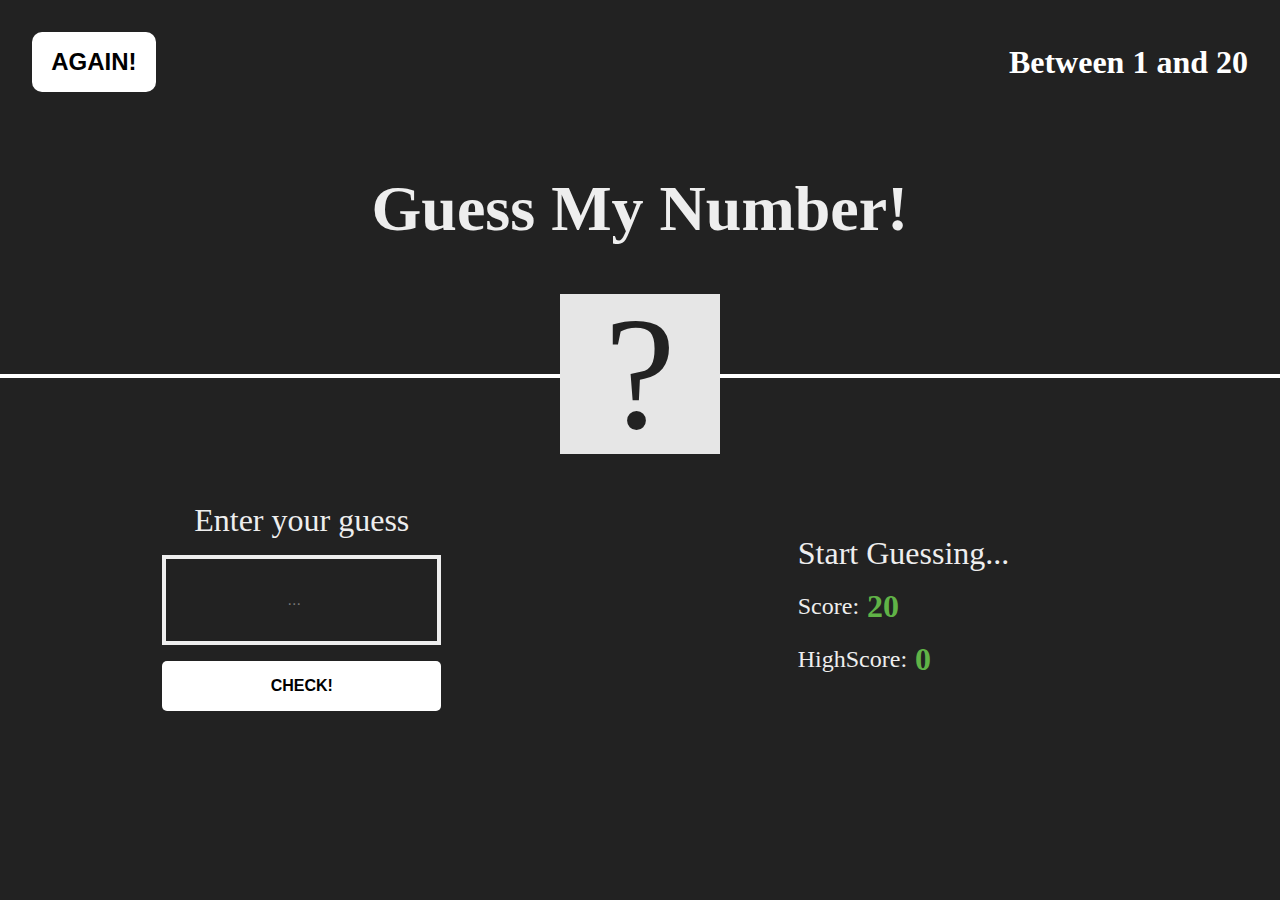
<file: 1 ქეთი ქათამაძე/index.html>
<!DOCTYPE html>
<html lang="en">
  <head>
    <meta charset="UTF-8" />
    <meta name="viewport" content="width=device-width, initial-scale=1.0" />
    <title>Document</title>
    <link rel="stylesheet" href="./main.css" />
  </head>
  <body>
    <section class="game-container">
      <div class="header">
        <button id="reset-btn">AGAIN!</button>
        <p>Between 1 and 20</p>
      </div>
      <div class="game-info">
        <h1>Guess My Number!</h1>
        <div class="number-box-wrapper">
          <span class="number-box"> ? </span>
          <span class="horizontal-line"> </span>
        </div>
      </div>
      <div class="main-content">
        <div class="check-box">
          <label for="guess-input">Enter your guess</label>
          <input type="number" id="guess-input" class="box" placeholder="..."/>
          <button id="check-btn" class="disable">CHECK!</button>
        </div>
        <div class="scores-data">
          <span id="message"> Start Guessing... </span>
          <p>Score:<span id="score">20</span></p>
          <p>HighScore: <span id="highScore"></span></p>
        </div>
      </div>
    </section>

    <script src="./main.js"></script>
  </body>
</html>
</file>
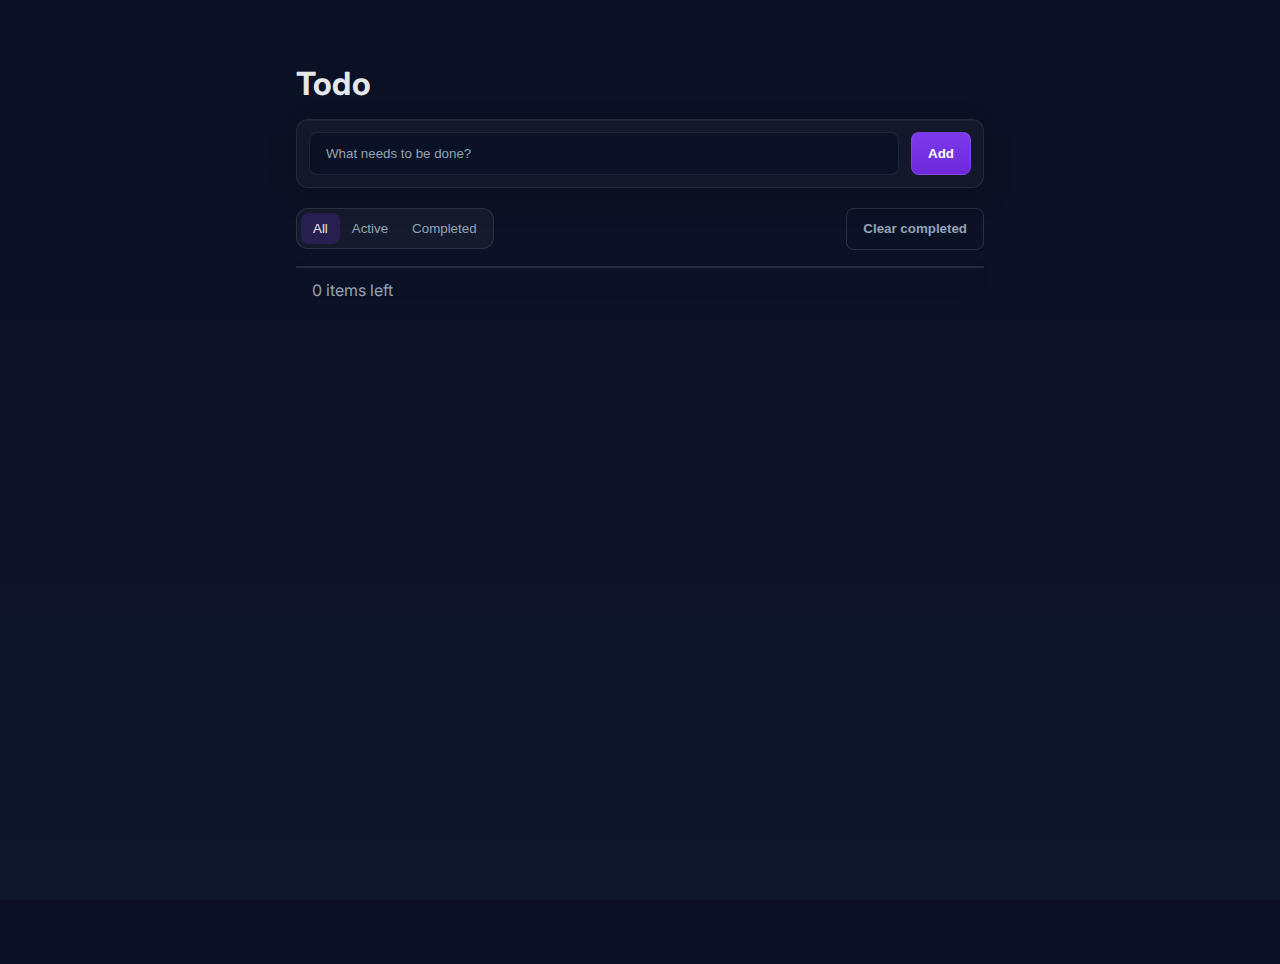
<file: 10 შოთა აბაშიძე/index.html>
<!DOCTYPE html>
<html lang="en">
  <head>
    <meta charset="utf-8" />
    <meta name="viewport" content="width=device-width, initial-scale=1" />
    <title>Todo List</title>
    <link rel="preconnect" href="https://fonts.googleapis.com" />
    <link rel="preconnect" href="https://fonts.gstatic.com" crossorigin />
    <link
      href="https://fonts.googleapis.com/css2?family=Inter:wght@400;500;600;700&display=swap"
      rel="stylesheet"
    />
    <link rel="stylesheet" href="styles.css" />
  </head>
  <body>
    <main class="app" role="application" aria-labelledby="app-title">
      <header class="app__header">
        <h1 id="app-title">Todo</h1>
        <form id="new-todo-form" autocomplete="off" aria-label="Add new todo">
          <label class="visually-hidden" for="todo-input">Add a new task</label>
          <input
            id="todo-input"
            name="title"
            type="text"
            placeholder="What needs to be done?"
            required
          />
          <button type="submit" class="btn btn--primary" aria-label="Add todo">
            Add
          </button>
        </form>
      </header>

      <section class="app__controls" aria-label="Todo controls">
        <div class="filters" role="tablist" aria-label="Filters">
          <button
            class="filter is-active"
            data-filter="all"
            role="tab"
            aria-selected="true"
          >
            All
          </button>
          <button
            class="filter"
            data-filter="active"
            role="tab"
            aria-selected="false"
          >
            Active
          </button>
          <button
            class="filter"
            data-filter="completed"
            role="tab"
            aria-selected="false"
          >
            Completed
          </button>
        </div>
        <div class="actions">
          <button
            id="clear-completed"
            class="btn btn--ghost"
            aria-label="Clear completed todos"
          >
            Clear completed
          </button>
        </div>
      </section>

      <section class="app__list" aria-live="polite" aria-atomic="true">
        <ul id="todo-list"></ul>
      </section>

      <footer class="app__footer">
        <div class="counts">
          <span id="items-left" aria-live="polite">0 items left</span>
        </div>
      </footer>
    </main>

    <script src="script.js" defer></script>
  </body>
</html>
</file>
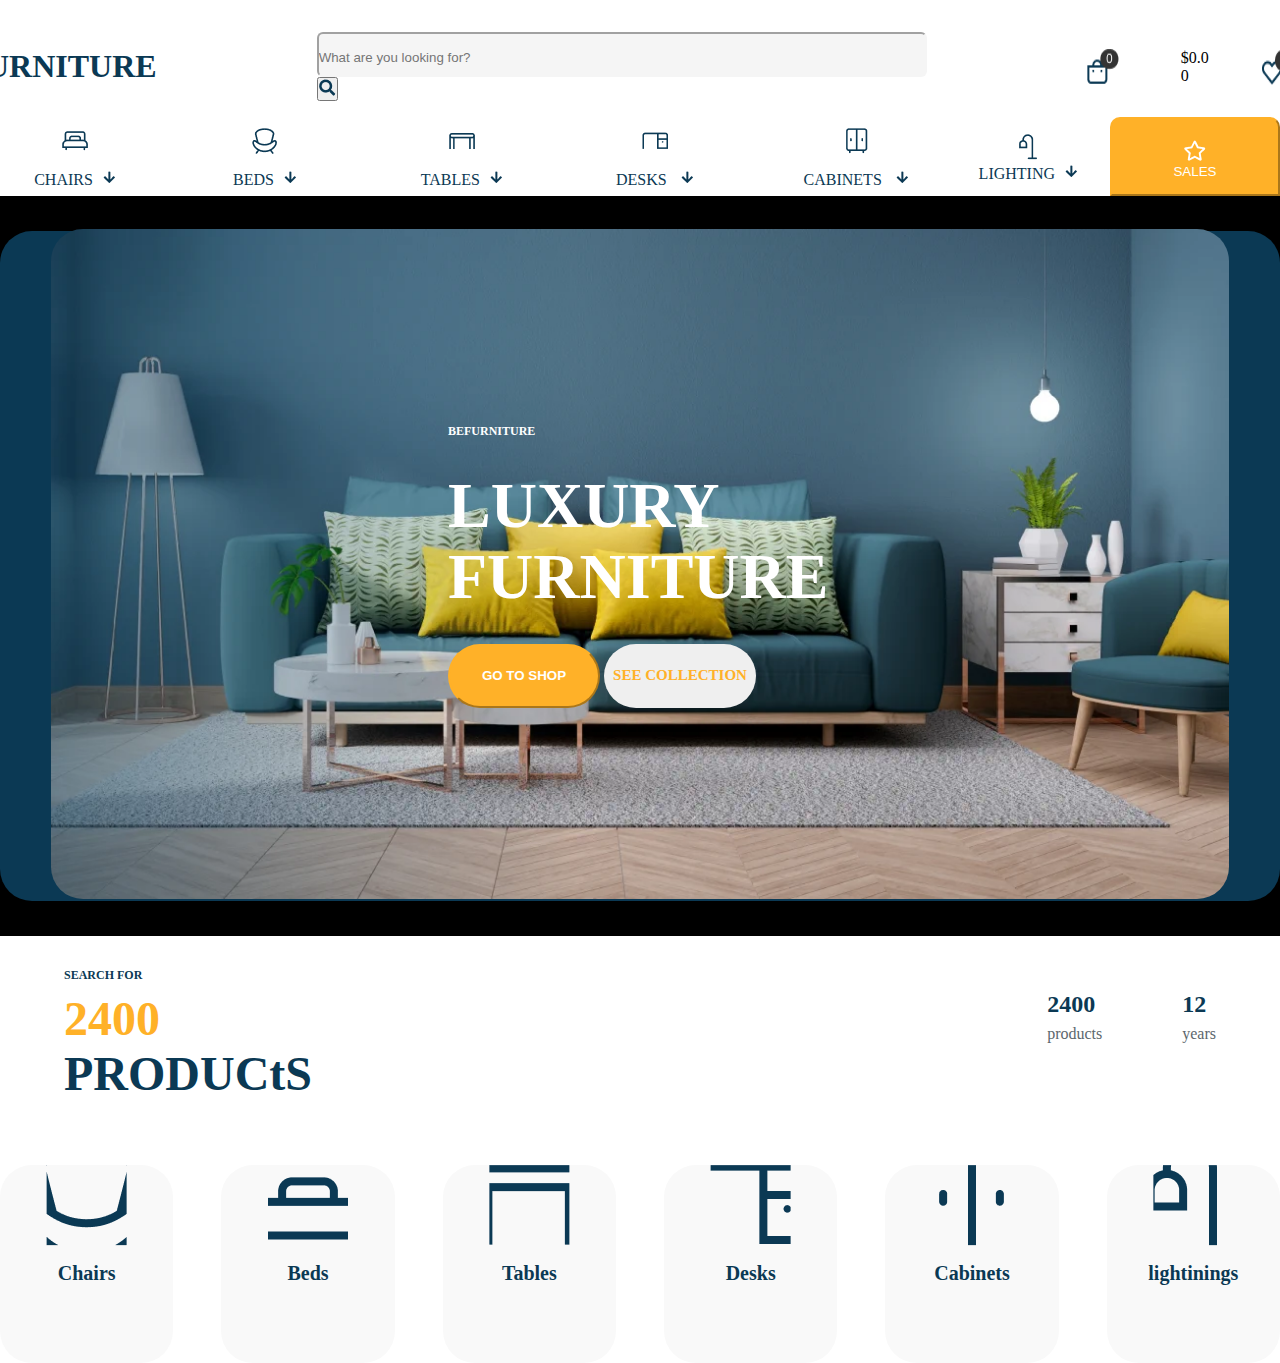
<file: 11 ნიკოლოზ ღომიძე/index.html>
<!DOCTYPE html>
<html>
  <head>
    <meta charset="UTF-8" />
    <meta name="viewport" content="width=device-width, initial-scale=1.0" />
    <link rel="stylesheet" href="index.css" />
  </head>
  <body>
    <header>
      <nav id="input-nav">
        <div class="nav-items-1">
          <img
            src="photos\Vector.png"
            alt="logo with title"
            id="logoAndTitle"
          />
          <h1>FURNITURE</h1>
        </div>
        <div class="nav-items">
          <input
            type="search"
            id="nav-search"
            placeholder="What are you looking for?"
            class=""
          />
          <button id="search-btn">
            <img src="photos/Symbol.png" alt="search icon" id="search-icon" />
          </button>
          <button id="sidebar-btn">
            <img src="photos/Link.png" alt="sidebar image" id="sidebar" />
          </button>
        </div>
        <div id="nav-items-img">
          <img src="photos/Margin.png" alt="" id="sails" />
          <p id="random-num">
            $0.0 <br />
            0
          </p>
          <img src="photos/Containe1r.png" alt="hear-icon" id="heart" />
          <img
            src="photos/Contain1er.png"
            alt="authorization-icon"
            id="authorize"
          />
        </div>
      </nav>
      <div id="catalog">
        <div class="catalog-child">
          <img src="photos\beds.png" alt="beds-icon" class="catalog-icon" />
          <p class="catalog-p">
            CHAIRS<img
              src="photos\arrow.png"
              alt="arrow"
              class="catalog-arrow"
            />
          </p>
        </div>
        <div class="catalog-child">
          <img
            src="photos\M1argin.png"
            alt="chairs-icon"
            class="catalog-icon"
          />
          <p class="catalog-p">
            BEDS<img src="photos\arrow.png" alt="arrow" class="catalog-arrow" />
          </p>
        </div>
        <div class="catalog-child">
          <img src="photos\tables.png" alt="tables-icon" class="catalog-icon" />
          <p class="catalog-p">
            TABLES<img
              src="photos\arrow.png"
              alt="arrow"
              class="catalog-arrow"
            />
          </p>
        </div>
        <div class="catalog-child">
          <img src="photos\desks.png" alt="desks-icon" class="catalog-icon" />
          <p class="catalog-p">
            DESKS
            <img src="photos\arrow.png" alt="arrow" class="catalog-arrow" />
          </p>
        </div>
        <div class="catalog-child">
          <img
            src="photos\cabinets.png"
            alt="cabinets-icon"
            class="catalog-icon"
          />
          <p class="catalog-p">
            CABINETS
            <img src="photos\arrow.png" alt="arrow" class="catalog-arrow" />
          </p>
        </div>
        <div class="catalog-child">
          <img
            src="photos\furniturestore-category6.svg.png"
            alt="lightning-icon"
            class="catalog-icon"
          />
          <p class="catalog-p">
            LIGHTING<img
              src="photos\arrow.png"
              alt="arrow"
              class="catalog-arrow"
            />
          </p>
        </div>
        <div class="catalog-child">
          <button id="sale-btn">
            <img src="photos\star.png" alt="star-icon" id="star" />
            <p>SALES</p>
          </button>
        </div>
      </div>
    </header>
    <section id="pic-sec">
      <div id="blue-background"></div>
      <div id="furniturePicture-wrapper">
        <img
          src="photos\furniture.png"
          alt="furniture-picture"
          id="furniture-pic"
        />
      </div>
      <div id="text-wrapper">
        <p id="h2-p">BEFURNITURE</p>
        <h2>LUXURY <br />FURNITURE</h2>
        <div id="button-wrapper">
          <button id="shop-btn">GO TO SHOP</button>
          <button id="collection-btn">SEE COLLECTION</button>
        </div>
      </div>
    </section>
    <main>
      <section id="products">
        <div id="products-wrapper">
          <div class="product">
            <p id="h2-p">SEARCH FOR</p>
          </div>
          <div class="product">
            <h2>
              2400 <br />
              <span id="blue">PRODUCtS</span>
            </h2>
            <div id="statistics">
              <p class="stat">
                <span class="yellow-box"></span> 2400 <br />
                <span class="grey-text">products</span>
              </p>
              <p class="stat">
                <span class="yellow-box"></span> 12 <br />
                <span class="grey-text">years</span>
              </p>
            </div>
          </div>
        </div>
        <div id="list-of-products">
          <div class="lis-item-wrapper">
            <img
              src="photos/chair.png"
              alt="chairs-icon"
              class="types-of-product"
            />
            <p class="img-p">Chairs</p>
          </div>
          <div class="lis-item-wrapper">
            <img
              src="photos/bed.png"
              alt="beds-icon"
              class="types-of-product"
            />
            <p class="img-p">Beds</p>
          </div>
          <div class="lis-item-wrapper">
            <img
              src="photos/table.png"
              alt="tables-icon"
              class="types-of-product"
            />
            <p class="img-p">Tables</p>
          </div>
          <div class="lis-item-wrapper">
            <img
              src="photos/desk.png"
              alt="Desks-icon"
              class="types-of-product"
            />
            <p class="img-p">Desks</p>
          </div>
          <div class="lis-item-wrapper">
            <img
              src="photos/cabinet.png"
              alt="cabinets-icon"
              class="types-of-product"
            />
            <p class="img-p">Cabinets</p>
          </div>
          <div class="lis-item-wrapper">
            <img
              src="photos/lightining.png"
              alt="lightining-icon"
              class="types-of-product"
            />
            <p class="img-p">lightinings</p>
          </div>
        </div>
      </section>
    </main>
    <script src="script.js"></script>
  </body>
</html>
</file>
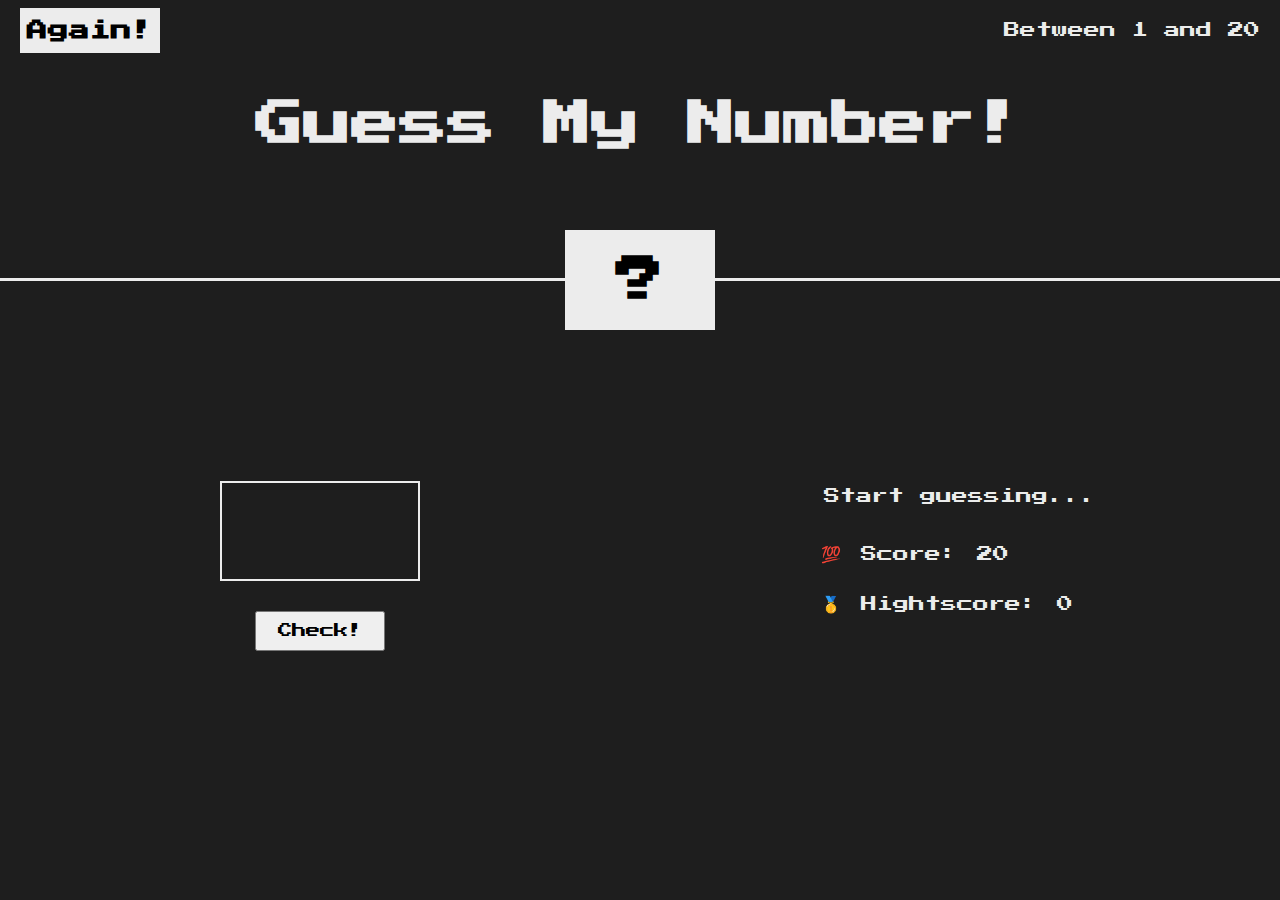
<file: 2 გიორგი გუგუნავა/index.html>
<!DOCTYPE html>
<html lang="en">
  <head>
    <meta charset="UTF-8" />
    <meta name="viewport" content="width=device-width, initial-scale=1.0" />
    <link rel="stylesheet" href="style.css" />
    <title>Document</title>
  </head>
  <body>
    <div class="main_container">
      <header>
        <button id="again">Again!</button>
        <p class="beyween_number">Between 1 and 20</p>
      </header>
      <div class="guess_number">
        <h1>Guess My Number!</h1>
        <div class="number_container">
          <div class="line"></div>
          <div id="number">?</div>
        </div>
      </div>
      <div class="playing_container">
        <div class="check_container">
          <input type="number" name="Check" id="check_number" />
          <button id="check_number_btn">Check!</button>
        </div>
        <div class="score_container">
          <p id="start_guessing">Start guessing...</p>
          <div class="scores">
            <div class="score">
              <p class="score_icon">💯</p>
              <p class="score_text">Score:</p>
              <p id="score_number"></p>
            </div>
            <div class="hight_score">
              <p class="hight_score_icon">🥇</p>
              <p class="hight_score_text">Hightscore:</p>
              <p id="hight_score_number"></p>
            </div>
          </div>
        </div>
      </div>
    </div>

    <script src="app.js"></script>
  </body>
</html>
</file>
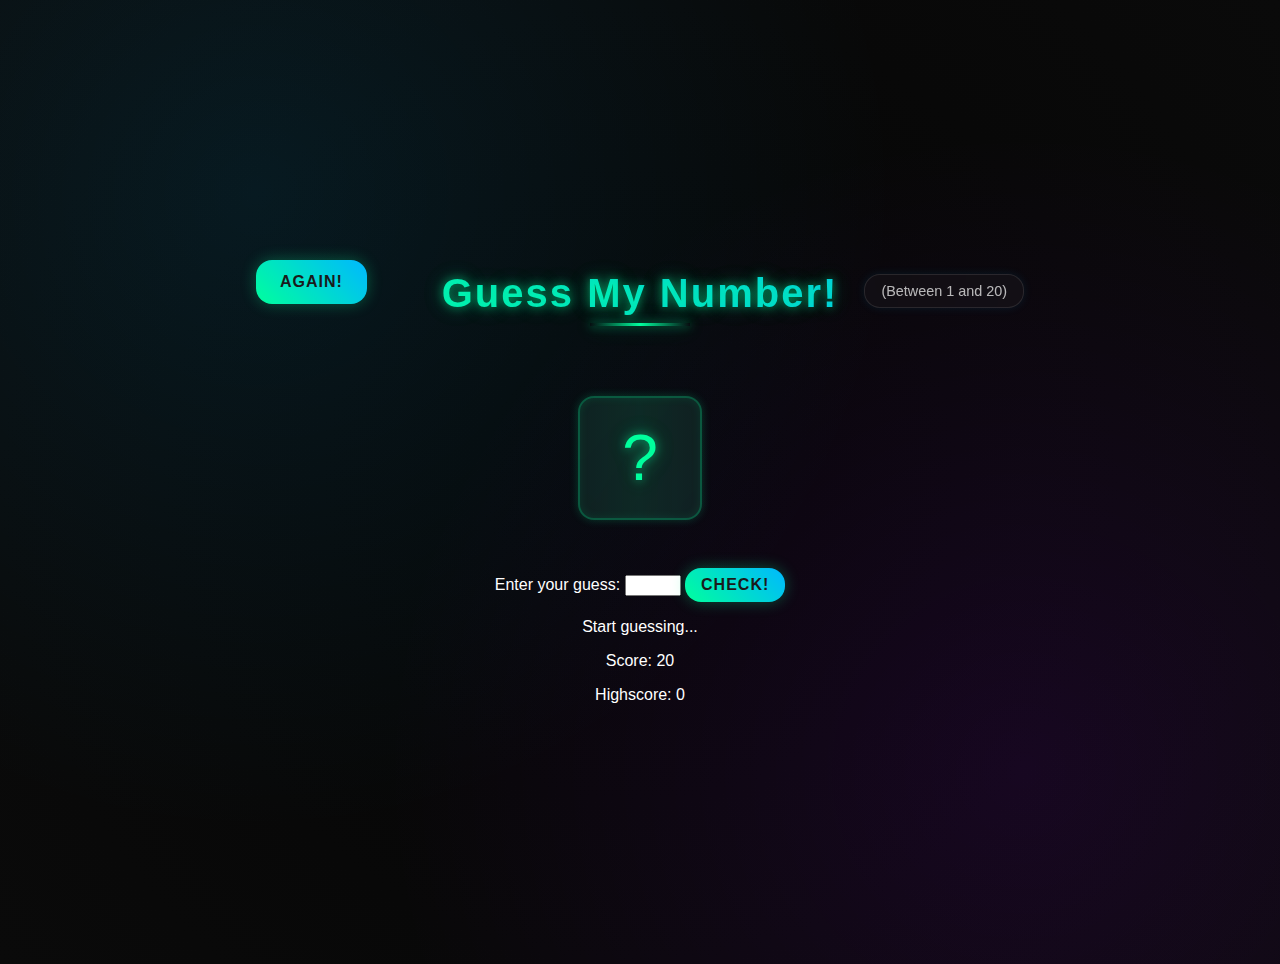
<file: 3 ნუკრი ჯიჯავაძე/index.html>
<!DOCTYPE html>
<html lang="en">

<head>
    <meta charset="UTF-8" />
    <meta name="viewport" content="width=device-width, initial-scale=1.0" />
    <title>Guess My Number!</title>
    <link rel="stylesheet" href="./src/styles/css/style.css" />
</head>

<body>
    <header>
        <h1>Guess My Number!</h1>
        <p class="range">(Between 1 and 20)</p>
        <button class="again">Again!</button>
    </header>
    
    <main>
        <section class="game">
            <div class="number" aria-label="Secret number">?</div>
            
            <div class="guess-section">
                <label for="guess-input">Enter your guess:</label>
                <input type="number" id="guess-input" class="guess" min="1" max="20" />
                <button class="check">Check!</button>
            </div>

            <div class="game-info">
                <p class="message">Start guessing...</p>
                <p class="score">Score: <span>20</span></p>
                <p class="highscore">Highscore: <span>0</span></p>
            </div>
        </section>
    </main>

    <script src="src/js/script.js"></script>
</body>

</html>
</file>
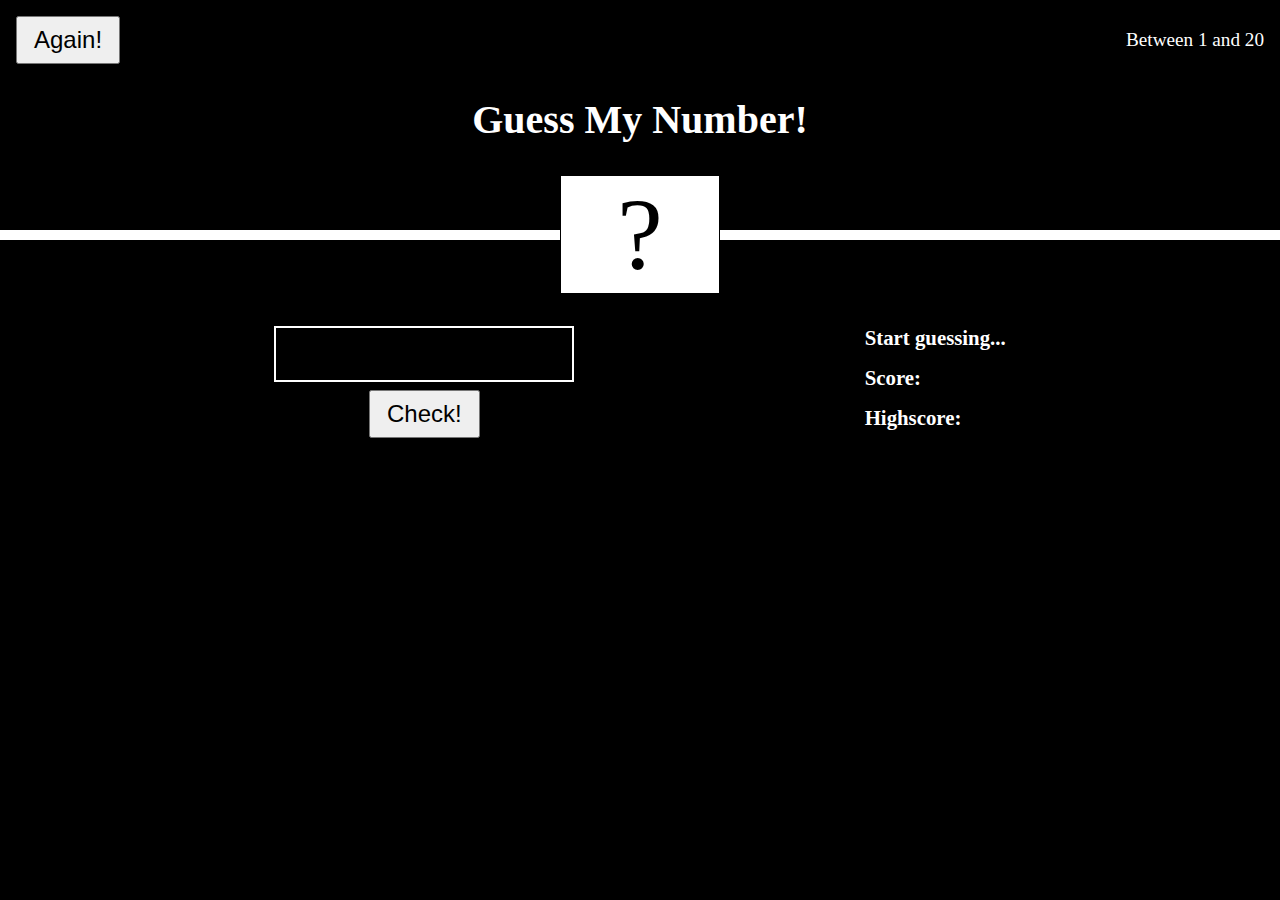
<file: 4 თეკლა პაპავა/index.html>
<!DOCTYPE html>
<html lang="en">
<head>
    <meta charset="UTF-8">
    <meta name="viewport" content="width=device-width, initial-scale=1.0">
    <title>Document</title>
    <link rel="stylesheet" href="./style.css">
</head>
<body>
    <section class="game-container"> 
        <div class="top-bar">
            <button class="reset-btn" id="button">Again!</button>
            <span class="range-info" id="btw">Between 1 and 20</span>
            
        </div>
        <h1 class="title" id="title">Guess My Number!</h1>      
        <div class="display-section">
            <span class="divider-line"></span>
            <p class="number-box" id="number-box">?</p>
        </div>

        <div class="game-interaction">
            <div class="input-section">
                 <input class="number-input" id="number-input" type="number" >
                <button class="check-btn" id="check-btn">Check!</button>
            </div>

           <div class="score-section">
            <h2 class="message" id="message">Start guessing...</h2>
            <h3 class="score-label" id="score-label">Score:</h3>
            <h3 class="highscore-label" id="highscore-label">Highscore:</h3>
           </div>

        </div>

    </section>

    <script src="./main.js"></script>
</body>
</html>
</file>
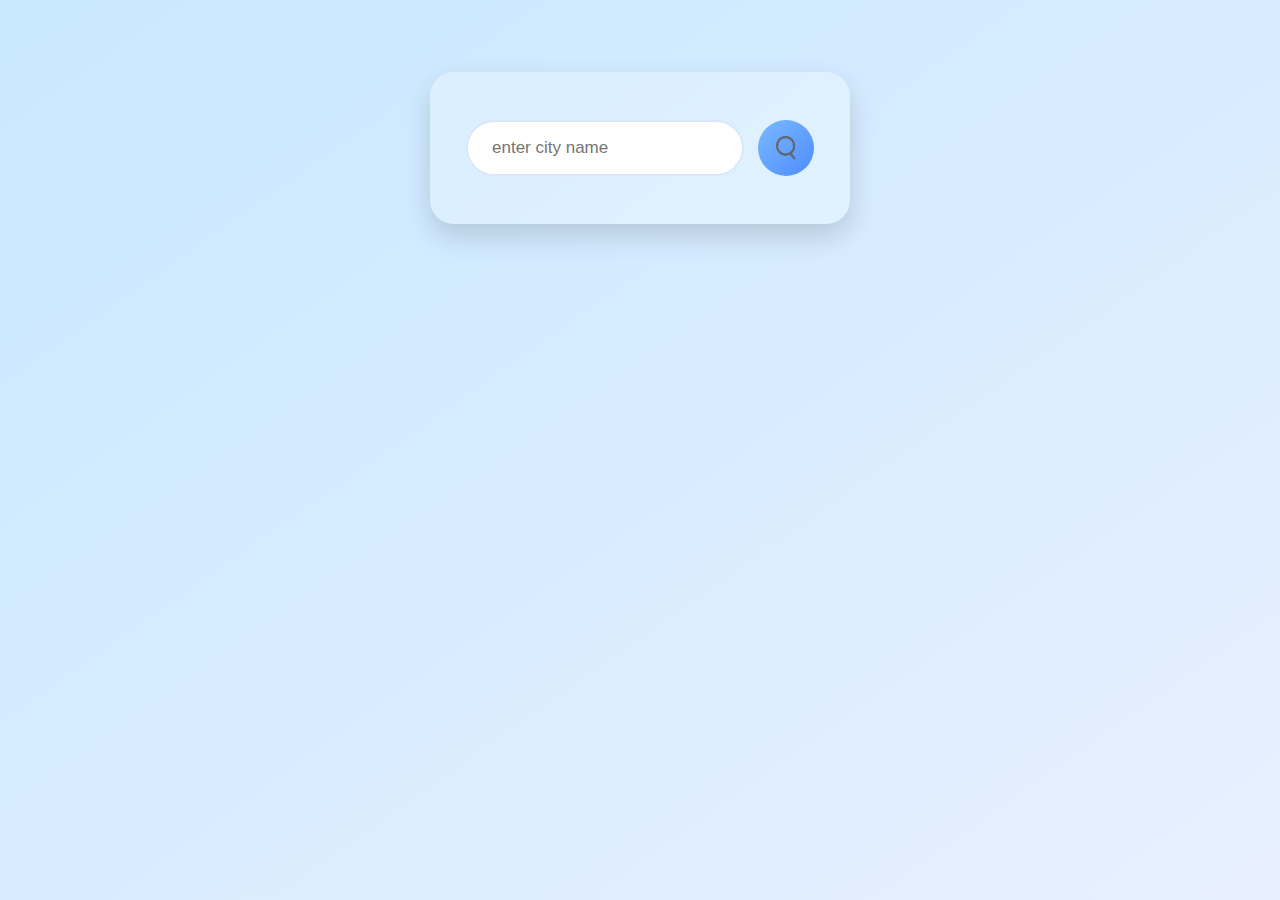
<file: 5 რუსტამ სულეიმანოვი/index.html>
<!DOCTYPE html>
<html lang="en">
<head>
    <meta charset="UTF-8">
    <meta name="viewport" content="width=device-width, initial-scale=1.0">
    <title>Weather App</title>
    <link rel="stylesheet" href="style.css">
</head>
<body>
    <div class="card">
        <div class="search">
            <input type="text"  placeholder="enter city name" spellcheck="false">
            <button><img src="images/search.png"></button>
        </div>
        <div class="error">
            <p>Invalid city name</p>
        </div>
        <div class="weather">
            <img src="images/rain.png" class="weather-icon">
            <h1 class="temp">22c</h1>
            <h2 class="city">new york</h2>
            <div class="details">
                <div class="col">
                    <img src="images/humidity.png">
                    <div>
                        <p class="humidity">50%</p>
                        <p>humidity</p>
                    </div>
                    </div>
                    <div class="col">
                    <img src="images/wind.png">
                    <div>
                        <p class="wind speed">15 km/h</p>
                        <p>wind</p>
                    </div>
                </div>
            </div>
        </div>
    </div>
    <script src="script.js"></script>

</body>
</html>
</file>
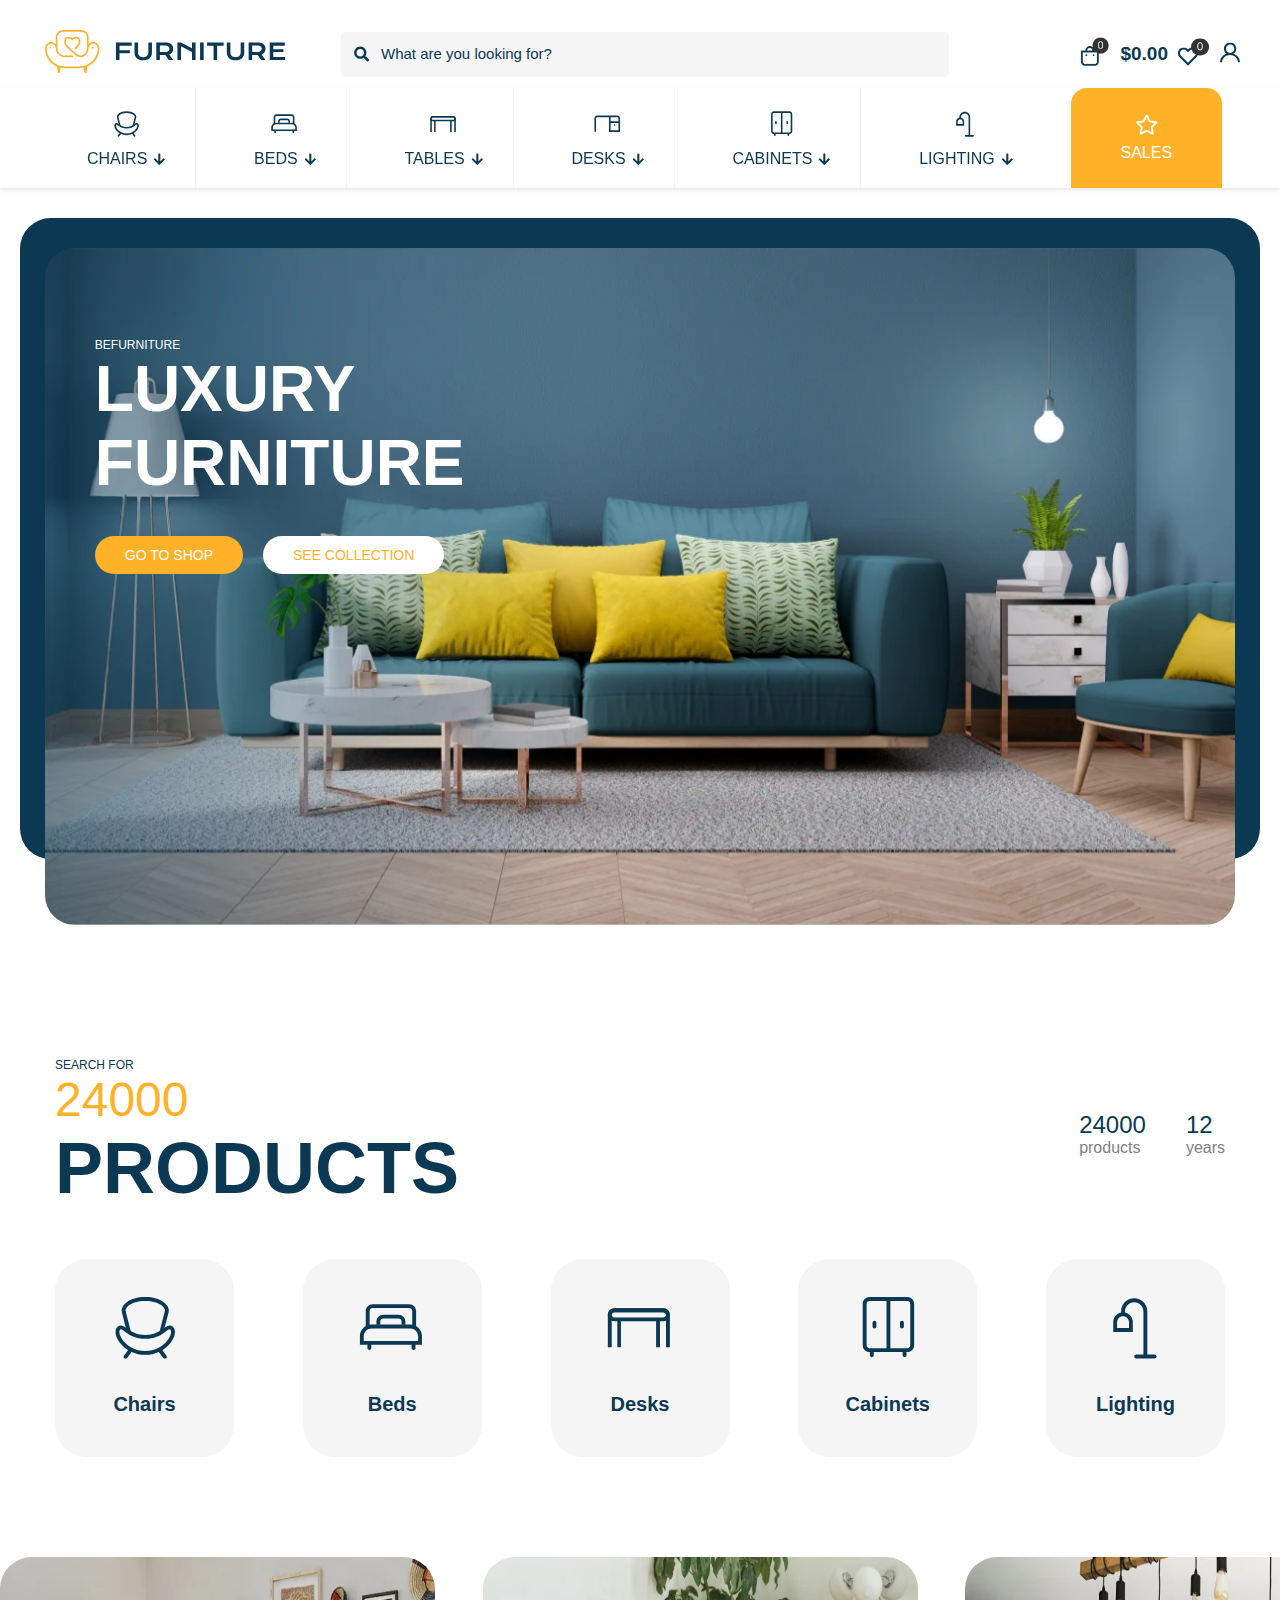
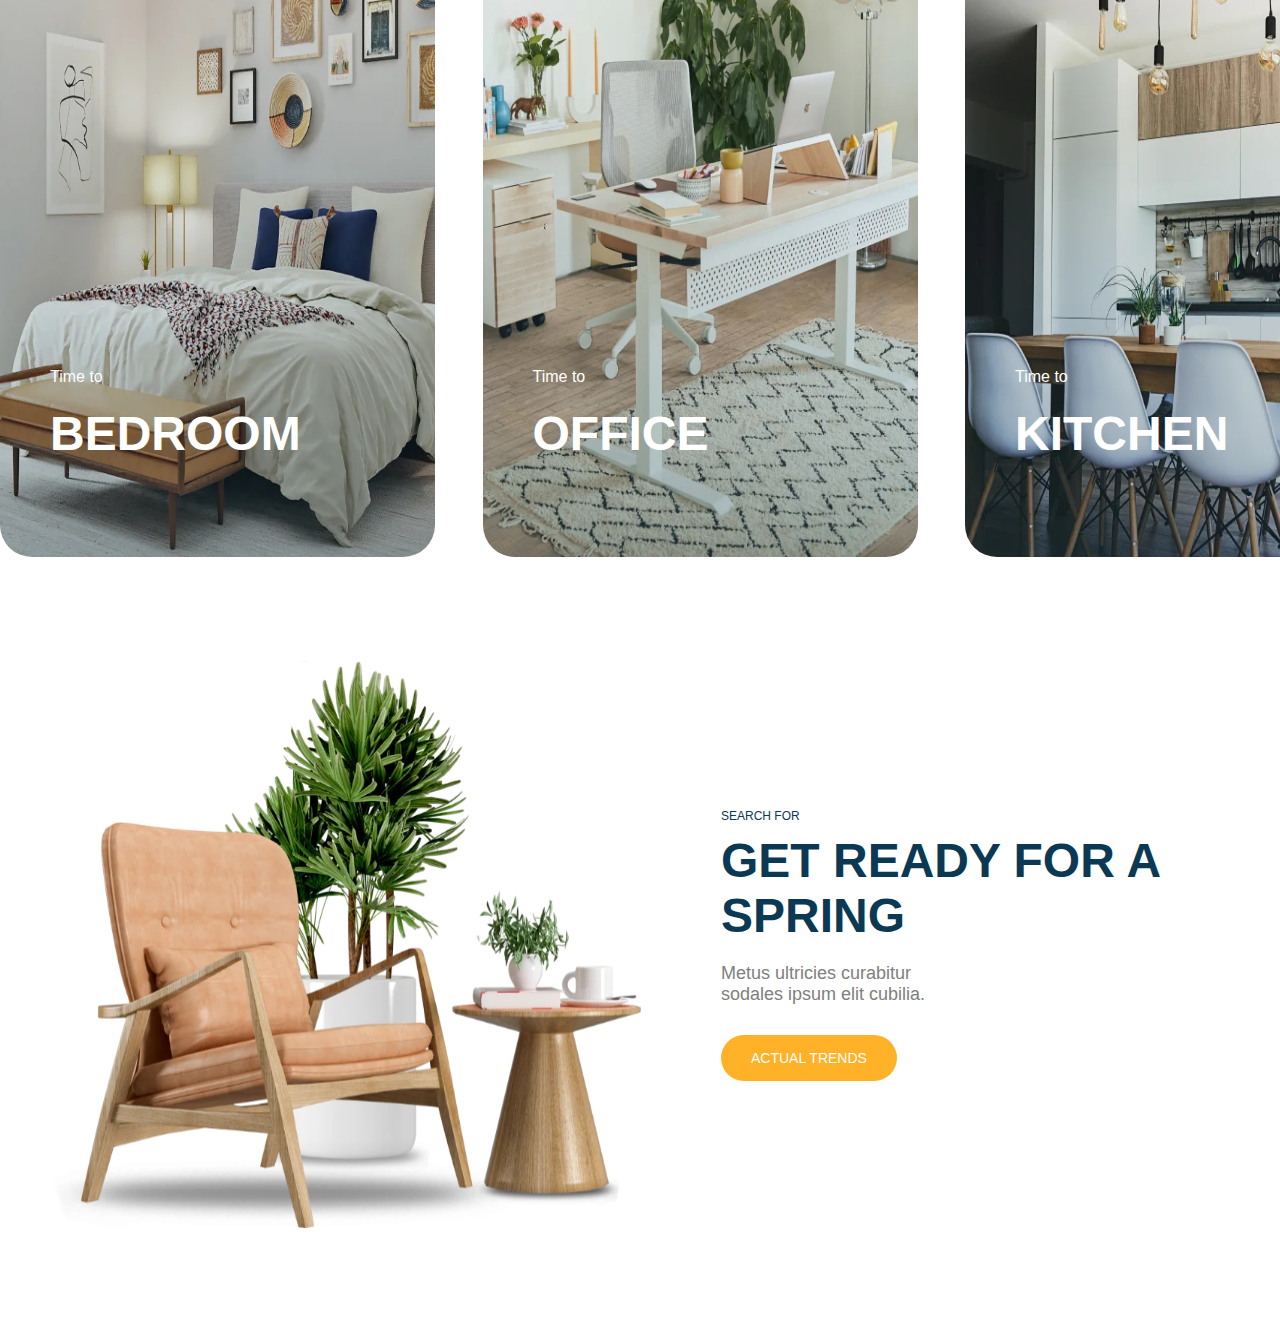
<file: 6 ანასტასია ნინიძე/index.html>
<!DOCTYPE html>
<html lang="en">
  <head>
    <meta charset="UTF-8" />
    <meta http-equiv="X-UA-Compatible" content="IE=edge" />
    <meta name="viewport" content="width=device-width, initial-scale=1.0" />
    <link rel="preconnect" href="https://fonts.googleapis.com" />
    <link rel="preconnect" href="https://fonts.gstatic.com" crossorigin />
    <link
      href="https://fonts.googleapis.com/css2?family=Sora:wght@100..800&display=swap"
      rel="stylesheet"
    />
    <link rel="stylesheet" href="./main.css" />
    <title>BeFurnitureStore</title>
    <link rel="website icon" href="./imgs/title.png" />
  </head>
  <body>
    <header>
      <div class="header-container">
        <div class="header-wrap">
          <div class="logoandsearch">
            <div class="logo">
              <img
                id="logo"
                onclick="backMainPageByLogo()"
                src="./imgs/logo.svg"
                alt="logo"
              />
            </div>
            <div class="searchInput">
              <img src="./imgs/searchSymbol.svg" alt="search icon" />
              <input type="search" placeholder="What are you looking for?" />
            </div>
          </div>

          <div class="user-statuses">
            <div class="cart">
              <img src="./imgs/cart.jpg" width="30px" height="30px" />
            </div>
            <div class="ballance">$0.00</div>
            <div class="whishlist">
              <img src="./imgs/wishlist.svg" />
            </div>
            <div class="user">
              <img id="user" src="./imgs/user.svg" />
            </div>
          </div>
        </div>

        <div class="hidden-login-container">
          <div class="login-header">
            <h6>Login</h6>
          </div>
          <input type="text" placeholder="Username or email" />
          <input type="password" placeholder="Password" />

          <div class="btnandp">
            <button>Login</button>
            <p>Lost your password?</p>
          </div>
        </div>
        <!-- <div class="hidden-side-cart-container">
          <div class="heading">
            <div class="cross">x</div>
            <h5>Cart</h5>
          </div>
          <div class="centr-txt">
            <p>Your cart is currently empty.</p>
          </div>
          <div class="total-section">
            <div class="total-wrap">
              <div class="subtotal">
                <p>Subtotal:</p>
                <p>$0.00</p>
                <div class="total">
                  <p>Total:</p>
                  <p class="big">$0.00</p>
                </div>
              </div>
            </div>
          </div>
        </div> -->
      </div>
    </header>
    <nav>
      <div class="second-container">
        <ul>
          <li class="nav-item">
            <a href="#">
              <img src="./imgs/chair.svg" alt="chair" />
              <span
                >CHAIRS
                <svg
                  width="12"
                  height="13"
                  viewBox="0 0 12 13"
                  fill="none"
                  xmlns="http://www.w3.org/2000/svg"
                >
                  <path
                    d="M11.1338 5.41711L11.6924 5.97571C11.9209 6.22961 11.9209 6.61047 11.6924 6.83899L6.76663 11.7648C6.51273 12.0187 6.13187 12.0187 5.90335 11.7648L0.952179 6.83899C0.723663 6.61047 0.723663 6.20422 0.952179 5.97571L1.51077 5.41711C1.76468 5.16321 2.14554 5.1886 2.39944 5.41711L5.31937 8.48938V1.17688C5.31937 0.846802 5.57327 0.567505 5.92874 0.567505H6.74124C7.07132 0.567505 7.35062 0.846802 7.35062 1.17688V8.48938L10.2451 5.41711C10.4991 5.1886 10.8799 5.16321 11.1338 5.41711Z"
                    fill="#0B3954"
                  />
                </svg>
              </span>
            </a>
            <div class="dropdown">
              <div class="links">
                <ul>
                  <li>
                    <a href="#"> ARMCHAIRS </a>
                  </li>
                  <li>
                    <a href="#"> BAR STOOLS </a>
                  </li>
                  <li>
                    <a href="#"> BAR STOOLS </a>
                  </li>
                  <li>
                    <a href="#"> BAR STOOLS </a>
                  </li>
                  <li>
                    <a href="#"> BAR STOOLS </a>
                  </li>
                  <li>
                    <a href="#"> BAR STOOLS </a>
                  </li>
                </ul>
              </div>
              <div class="description">
                <h4>WE RECOMMEND</h4>
                <div class="wrap">
                  <p>Fancy chair</p>
                  Fancy chair Rutrum non id sem turpis elementum vel id. Magna.
                </div>
                <p>$1550.00</p>
              </div>
            </div>
          </li>
          <li class="nav-item">
            <a href="#">
              <img src="./imgs/bed.svg.svg" alt="beds" />
              <span
                >BEDS
                <svg
                  width="12"
                  height="13"
                  viewBox="0 0 12 13"
                  fill="none"
                  xmlns="http://www.w3.org/2000/svg"
                >
                  <path
                    d="M11.1338 5.41711L11.6924 5.97571C11.9209 6.22961 11.9209 6.61047 11.6924 6.83899L6.76663 11.7648C6.51273 12.0187 6.13187 12.0187 5.90335 11.7648L0.952179 6.83899C0.723663 6.61047 0.723663 6.20422 0.952179 5.97571L1.51077 5.41711C1.76468 5.16321 2.14554 5.1886 2.39944 5.41711L5.31937 8.48938V1.17688C5.31937 0.846802 5.57327 0.567505 5.92874 0.567505H6.74124C7.07132 0.567505 7.35062 0.846802 7.35062 1.17688V8.48938L10.2451 5.41711C10.4991 5.1886 10.8799 5.16321 11.1338 5.41711Z"
                    fill="#0B3954"
                  />
                </svg>
              </span>
            </a>

            <div class="dropdown">
              <div class="links">
                <ul>
                  <li>
                    <a href="#"> ARMCHAIRS </a>
                  </li>
                  <li>
                    <a href="#"> BAR STOOLS </a>
                  </li>
                  <li>
                    <a href="#"> BAR STOOLS </a>
                  </li>
                  <li>
                    <a href="#"> BAR STOOLS </a>
                  </li>
                  <li>
                    <a href="#"> BAR STOOLS </a>
                  </li>
                  <li>
                    <a href="#"> BAR STOOLS </a>
                  </li>
                </ul>
              </div>
              <div class="description">
                <h4>WE RECOMMEND</h4>
                <div class="wrap">
                  <p>Fancy chair</p>
                  Fancy chair Rutrum non id sem turpis elementum vel id. Magna.
                </div>
                <p>$1550.00</p>
              </div>
            </div>
          </li>
          <li class="nav-item">
            <a href="#">
              <img src="./imgs/table.svg" alt="table" />
              <span
                >TABLES
                <svg
                  width="12"
                  height="13"
                  viewBox="0 0 12 13"
                  fill="none"
                  xmlns="http://www.w3.org/2000/svg"
                >
                  <path
                    d="M11.1338 5.41711L11.6924 5.97571C11.9209 6.22961 11.9209 6.61047 11.6924 6.83899L6.76663 11.7648C6.51273 12.0187 6.13187 12.0187 5.90335 11.7648L0.952179 6.83899C0.723663 6.61047 0.723663 6.20422 0.952179 5.97571L1.51077 5.41711C1.76468 5.16321 2.14554 5.1886 2.39944 5.41711L5.31937 8.48938V1.17688C5.31937 0.846802 5.57327 0.567505 5.92874 0.567505H6.74124C7.07132 0.567505 7.35062 0.846802 7.35062 1.17688V8.48938L10.2451 5.41711C10.4991 5.1886 10.8799 5.16321 11.1338 5.41711Z"
                    fill="#0B3954"
                  />
                </svg>
              </span>
            </a>
            <div class="dropdown">
              <div class="links">
                <ul>
                  <li>
                    <a href="#"> ARMCHAIRS </a>
                  </li>
                  <li>
                    <a href="#"> BAR STOOLS </a>
                  </li>
                  <li>
                    <a href="#"> BAR STOOLS </a>
                  </li>
                  <li>
                    <a href="#"> BAR STOOLS </a>
                  </li>
                  <li>
                    <a href="#"> BAR STOOLS </a>
                  </li>
                  <li>
                    <a href="#"> BAR STOOLS </a>
                  </li>
                </ul>
              </div>
              <div class="description">
                <h4>WE RECOMMEND</h4>
                <div class="wrap">
                  <p>Fancy chair</p>
                  Fancy chair Rutrum non id sem turpis elementum vel id. Magna.
                </div>
                <p>$1550.00</p>
              </div>
            </div>
          </li>
          <li class="nav-item">
            <a href="#">
              <img src="./imgs/desk.svg.svg" alt="desk" />
              <span
                >DESKS
                <svg
                  width="12"
                  height="13"
                  viewBox="0 0 12 13"
                  fill="none"
                  xmlns="http://www.w3.org/2000/svg"
                >
                  <path
                    d="M11.1338 5.41711L11.6924 5.97571C11.9209 6.22961 11.9209 6.61047 11.6924 6.83899L6.76663 11.7648C6.51273 12.0187 6.13187 12.0187 5.90335 11.7648L0.952179 6.83899C0.723663 6.61047 0.723663 6.20422 0.952179 5.97571L1.51077 5.41711C1.76468 5.16321 2.14554 5.1886 2.39944 5.41711L5.31937 8.48938V1.17688C5.31937 0.846802 5.57327 0.567505 5.92874 0.567505H6.74124C7.07132 0.567505 7.35062 0.846802 7.35062 1.17688V8.48938L10.2451 5.41711C10.4991 5.1886 10.8799 5.16321 11.1338 5.41711Z"
                    fill="#0B3954"
                  />
                </svg>
              </span>
            </a>
            <div class="dropdown">
              <div class="links">
                <ul>
                  <li>
                    <a href="#"> ARMCHAIRS </a>
                  </li>
                  <li>
                    <a href="#"> BAR STOOLS </a>
                  </li>
                  <li>
                    <a href="#"> BAR STOOLS </a>
                  </li>
                  <li>
                    <a href="#"> BAR STOOLS </a>
                  </li>
                  <li>
                    <a href="#"> BAR STOOLS </a>
                  </li>
                  <li>
                    <a href="#"> BAR STOOLS </a>
                  </li>
                </ul>
              </div>
              <div class="description">
                <h4>WE RECOMMEND</h4>
                <div class="wrap">
                  <p>Fancy chair</p>
                  Fancy chair Rutrum non id sem turpis elementum vel id. Magna.
                </div>
                <p>$1550.00</p>
              </div>
            </div>
          </li>
          <li class="nav-item">
            <a href="#">
              <img src="./imgs/cabinet.svg.svg" alt="cabinet" />
              <span
                >CABINETS
                <svg
                  width="12"
                  height="13"
                  viewBox="0 0 12 13"
                  fill="none"
                  xmlns="http://www.w3.org/2000/svg"
                >
                  <path
                    d="M11.1338 5.41711L11.6924 5.97571C11.9209 6.22961 11.9209 6.61047 11.6924 6.83899L6.76663 11.7648C6.51273 12.0187 6.13187 12.0187 5.90335 11.7648L0.952179 6.83899C0.723663 6.61047 0.723663 6.20422 0.952179 5.97571L1.51077 5.41711C1.76468 5.16321 2.14554 5.1886 2.39944 5.41711L5.31937 8.48938V1.17688C5.31937 0.846802 5.57327 0.567505 5.92874 0.567505H6.74124C7.07132 0.567505 7.35062 0.846802 7.35062 1.17688V8.48938L10.2451 5.41711C10.4991 5.1886 10.8799 5.16321 11.1338 5.41711Z"
                    fill="#0B3954"
                  />
                </svg>
              </span>
            </a>
            <div class="dropdown right">
              <div class="links">
                <ul>
                  <li>
                    <a href="#"> ARMCHAIRS </a>
                  </li>
                  <li>
                    <a href="#"> BAR STOOLS </a>
                  </li>
                  <li>
                    <a href="#"> BAR STOOLS </a>
                  </li>
                  <li>
                    <a href="#"> BAR STOOLS </a>
                  </li>
                  <li>
                    <a href="#"> BAR STOOLS </a>
                  </li>
                  <li>
                    <a href="#"> BAR STOOLS </a>
                  </li>
                </ul>
              </div>
              <div class="description">
                <h4>WE RECOMMEND</h4>
                <div class="wrap">
                  <p>Fancy chair</p>
                  Fancy chair Rutrum non id sem turpis elementum vel id. Magna.
                </div>
                <p>$1550.00</p>
              </div>
            </div>
          </li>
          <li class="nav-item">
            <a href="#">
              <img src="imgs/lightning.svg" alt="light" />
              <span
                >LIGHTING
                <svg
                  width="12"
                  height="13"
                  viewBox="0 0 12 13"
                  fill="none"
                  xmlns="http://www.w3.org/2000/svg"
                >
                  <path
                    d="M11.1338 5.41711L11.6924 5.97571C11.9209 6.22961 11.9209 6.61047 11.6924 6.83899L6.76663 11.7648C6.51273 12.0187 6.13187 12.0187 5.90335 11.7648L0.952179 6.83899C0.723663 6.61047 0.723663 6.20422 0.952179 5.97571L1.51077 5.41711C1.76468 5.16321 2.14554 5.1886 2.39944 5.41711L5.31937 8.48938V1.17688C5.31937 0.846802 5.57327 0.567505 5.92874 0.567505H6.74124C7.07132 0.567505 7.35062 0.846802 7.35062 1.17688V8.48938L10.2451 5.41711C10.4991 5.1886 10.8799 5.16321 11.1338 5.41711Z"
                    fill="#0B3954"
                  />
                </svg>
              </span>
            </a>
            <div class="dropdown right">
              <div class="links">
                <ul>
                  <li>
                    <a href="#"> ARMCHAIRS </a>
                  </li>
                  <li>
                    <a href="#"> BAR STOOLS </a>
                  </li>
                  <li>
                    <a href="#"> BAR STOOLS </a>
                  </li>
                  <li>
                    <a href="#"> BAR STOOLS </a>
                  </li>
                  <li>
                    <a href="#"> BAR STOOLS </a>
                  </li>
                  <li>
                    <a href="#"> BAR STOOLS </a>
                  </li>
                </ul>
              </div>
              <div class="description">
                <h4>WE RECOMMEND</h4>
                <div class="wrap">
                  <p>Fancy chair</p>
                  Fancy chair Rutrum non id sem turpis elementum vel id. Magna.
                </div>
                <p>$1550.00</p>
              </div>
            </div>
          </li>
          <li class="highlighted">
            <a href="#">
              <img src="./imgs/star.svg" alt="sales" />
              <span class="white">SALES</span>
            </a>
          </li>
        </ul>
      </div>
    </nav>
    <main>
      <section id="hero">
        <div class="hero-wrap">
          <div class="bg-img">
            <img src="./imgs/rs-layer (1).svg" alt="Background" />
          </div>
          <div class="section-main-img">
            <img src="./imgs/section-main-img.webp.svg" alt="Main image" />
            <div class="text-content">
              <p>BEFURNITURE</p>
              <h1>
                LUXURY <br />
                FURNITURE
              </h1>
              <div class="btn-group">
                <button class="btnyellow">GO TO SHOP</button>
                <button class="btnwhite">SEE COLLECTION</button>
              </div>
            </div>
            <!-- <div class="circles">
              <div class="circle">+</div>
              <div class="circle">+</div>
              <div class="circle">+</div>
            </div> -->
          </div>
        </div>
      </section>

      <div class="second-container">
        <section id="products-info">
          <div class="searchfor">
            <p>SEARCH FOR</p>

            <div class="colored">
              24000
              <h2>PRODUCTS</h2>
            </div>
          </div>
          <div class="product-detalis">
            <div class="amount">
              <span class="yellow-line"></span>
              24000
              <p>products</p>
            </div>
            <div class="year">
              <span class="yellow-line"></span>
              12
              <p>years</p>
            </div>
          </div>
        </section>

        <section id="products-type">
          <div class="products-filter-section">
            <div class="chair card">
              <img src="./imgs/chair.svg" />
              <h3>Chairs</h3>
            </div>
            <div class="bed card">
              <img src="./imgs/bed.svg.svg" />
              <h3>Beds</h3>
            </div>
            <div class="table card">
              <img src="./imgs/table.svg" />

              <h3>Desks</h3>
            </div>
            <div class="cabinet card">
              <img src="./imgs/cabinet.svg.svg" />

              <h3>Cabinets</h3>
            </div>
            <div class="light card">
              <img src="./imgs/lightning.svg" />
              <h3>Lighting</h3>
            </div>
          </div>
        </section>
      </div>

      <div class="third-container">
        <section id="rooms">
          <div class="room">
            <img src="./imgs/bedroom.png" />
            <div class="description">
              <p>Time to</p>
              <h4>BEDROOM</h4>
            </div>
          </div>
          <div class="room">
            <img src="./imgs/office.png" />
            <div class="description">
              <p>Time to</p>
              <h4>OFFICE</h4>
            </div>
          </div>
          <div class="room">
            <img src="./imgs/kitchen.png" />
            <div class="description">
              <p>Time to</p>
              <h4>KITCHEN</h4>
            </div>
          </div>
        </section>
      </div>
      <div class="second-section">
        <section id="trends">
          <img src="./imgs/brown-chair.svg" />
          <div class="txt">
            <div class="title">SEARCH FOR</div>
            <h5>GET READY FOR A SPRING</h5>
            <p>Metus ultricies curabitur sodales ipsum elit cubilia.</p>
            <button>ACTUAL TRENDS</button>
          </div>
        </section>
      </div>
    </main>
    <script src="./script.js"></script>
  </body>
</html>
</file>
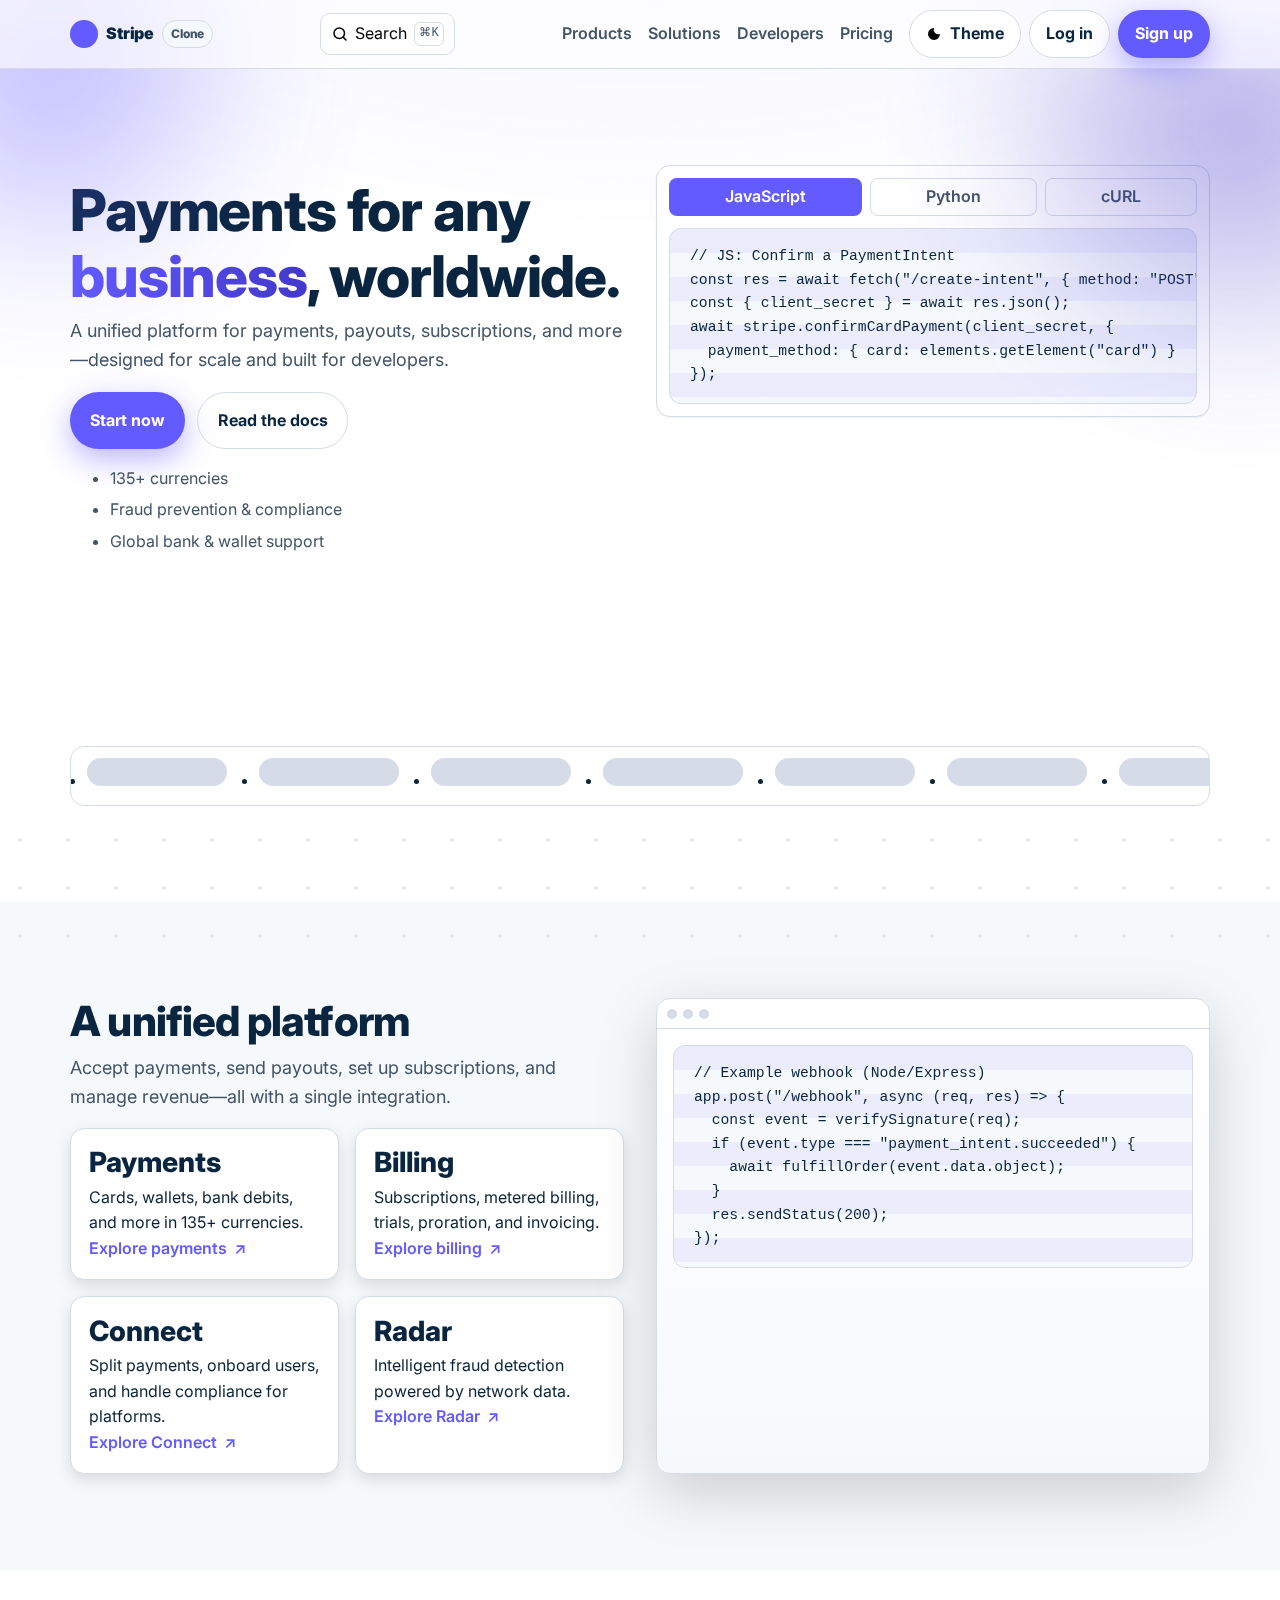
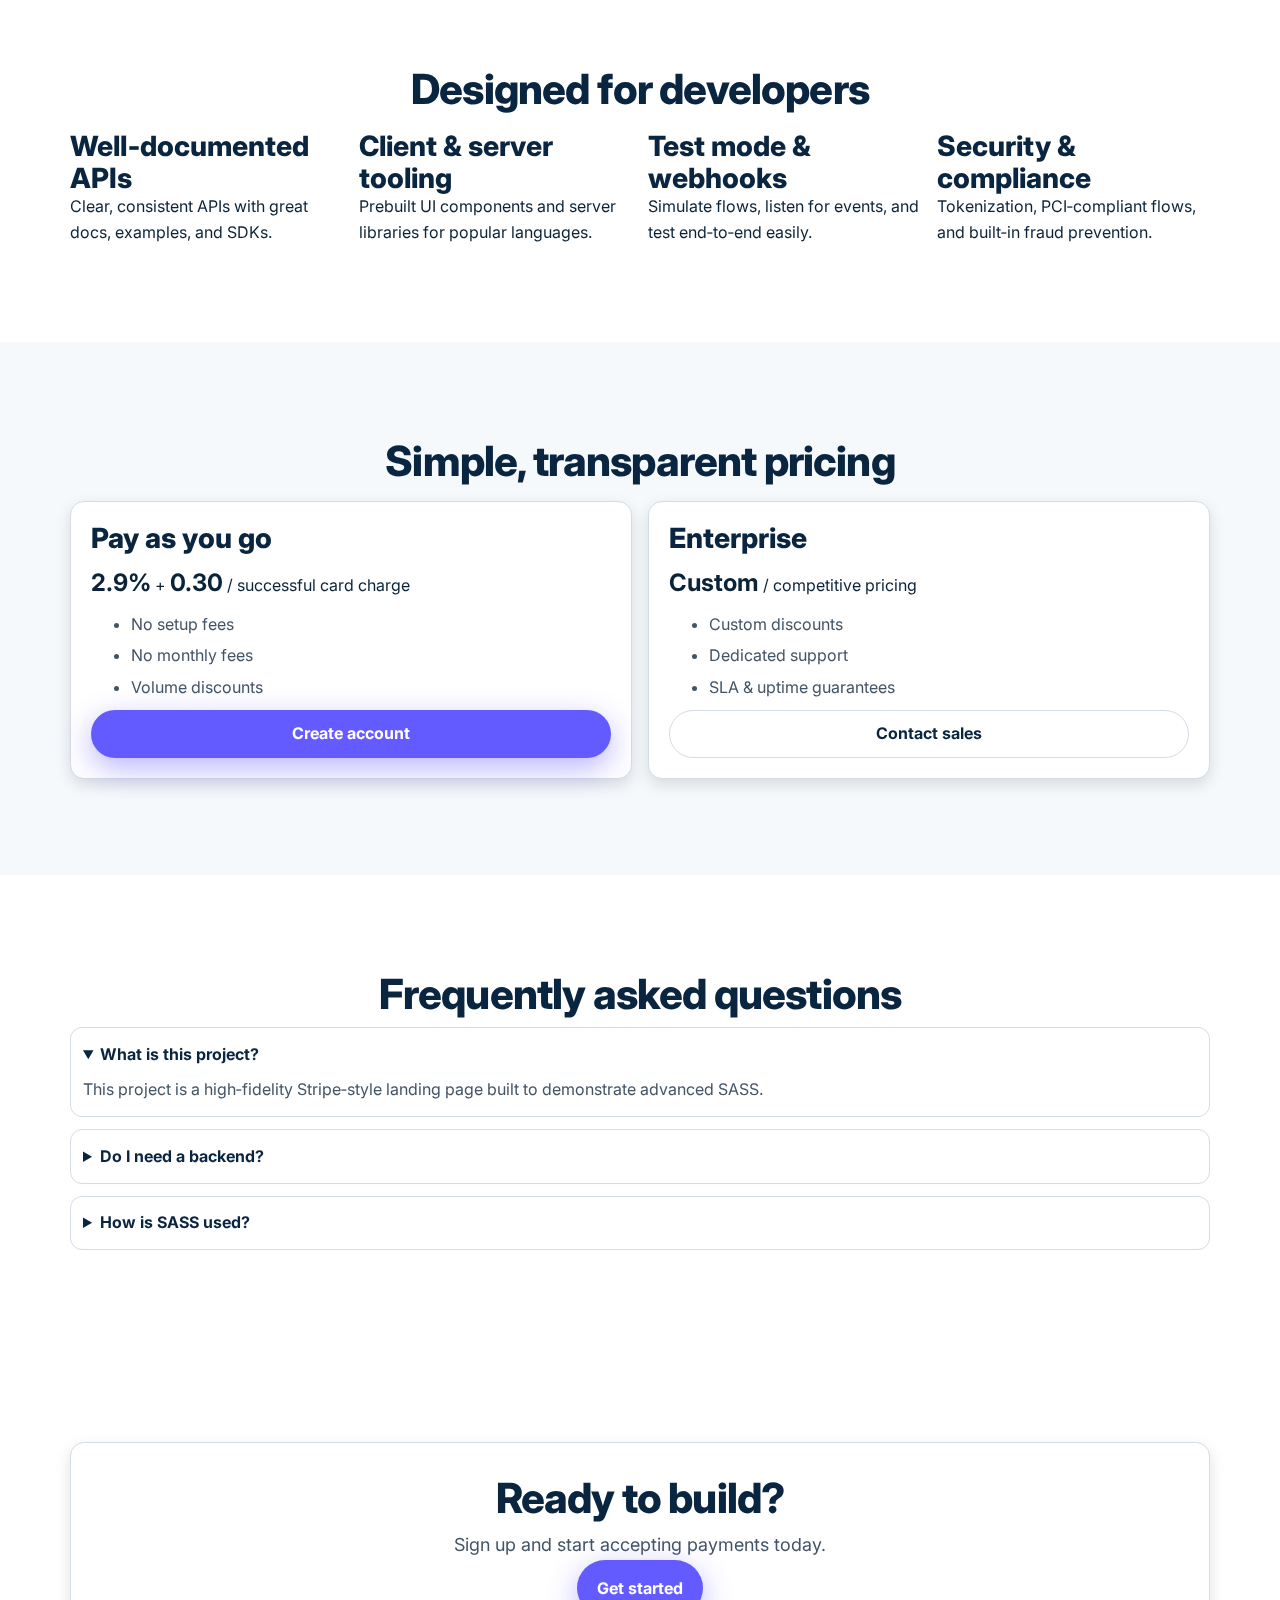
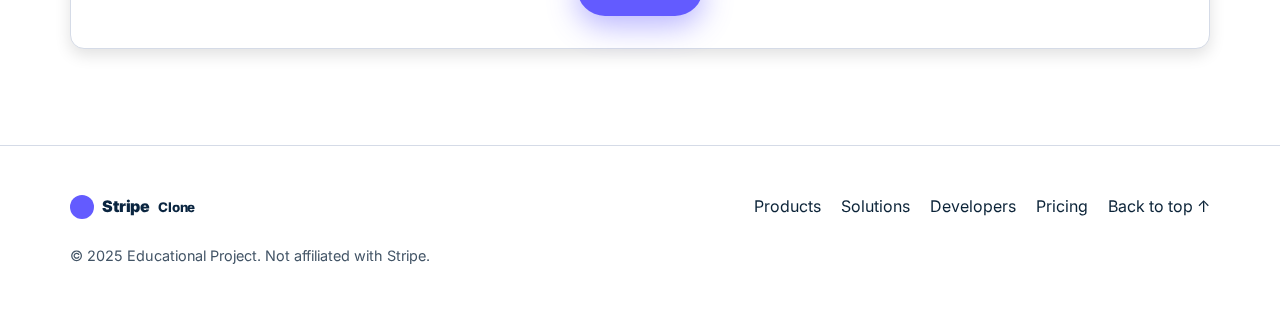
<file: 9 ნიკა ბერიძე/index.html>
<!doctype html>
<html lang="en" data-theme="light">
<head>
  <meta charset="utf-8" />
  <meta name="viewport" content="width=device-width, initial-scale=1" />
  <title>Stripe‑Style Landing — SASS Final</title>
  <meta name="description" content="High‑fidelity Stripe‑style landing page built with advanced SASS." />
  <link rel="preconnect" href="https://fonts.gstatic.com" crossorigin>
  <link rel="preconnect" href="https://fonts.googleapis.com">
  <link href="https://fonts.googleapis.com/css2?family=Inter:wght@400;500;600;700;800;900&display=swap" rel="stylesheet">
  <link rel="icon" href="data:image/svg+xml,%3Csvg xmlns='http://www.w3.org/2000/svg' viewBox='0 0 28 28'%3E%3Ccircle cx='14' cy='14' r='14' fill='%23635bff'/%3E%3C/svg%3E">
  <link rel="stylesheet" href="css/main.css" />
</head>
<body>
  <a class="skip-link" href="#main">Skip to content</a>

  <header class="site-header" data-glass>
    <div class="container header__inner">
      <a class="brand" href="#top" aria-label="Home">
        <img src="assets/icons/logo.svg" width="28" height="28" alt="" />
        <strong>Stripe</strong><span class="badge">Clone</span>
      </a>

      <button class="icon-btn search-trigger" aria-label="Search (⌘K/CTRL+K)">
        <img src="assets/icons/search.svg" width="18" height="18" alt="" />
        <span class="hide-sm">Search</span>
        <kbd class="key">⌘K</kbd>
      </button>

      <button class="nav-toggle" aria-controls="nav" aria-expanded="false">
        <span class="sr-only">Toggle navigation</span>
        <svg width="24" height="24" viewBox="0 0 24 24" aria-hidden="true">
          <path d="M4 6h16M4 12h16M4 18h16" stroke="currentColor" stroke-width="2" stroke-linecap="round"/>
        </svg>
      </button>

      <nav id="nav" class="nav" aria-label="Primary">
        <ul class="nav__list">
          <li><a href="#products">Products</a></li>
          <li><a href="#solutions">Solutions</a></li>
          <li><a href="#developers">Developers</a></li>
          <li><a href="#pricing">Pricing</a></li>
        </ul>
        <div class="nav__actions">
          <button id="themeToggle" class="btn btn--chip" type="button" aria-pressed="false">
            <img src="assets/icons/theme.svg" width="16" height="16" alt="" /> Theme
          </button>
          <a href="#login" class="btn btn--chip">Log in</a>
          <a href="#signup" class="btn btn--primary btn--shadow">Sign up</a>
        </div>
      </nav>
    </div>
  </header>

  <!-- Search Overlay / Command Palette -->
  <div class="cmdk" hidden aria-hidden="true" role="dialog" aria-modal="true">
    <div class="cmdk__backdrop"></div>
    <div class="cmdk__panel" role="document">
      <div class="cmdk__input-row">
        <img src="assets/icons/search.svg" width="18" height="18" alt="">
        <input type="search" placeholder="Search sections (demo): products, billing, connect, radar, pricing…" aria-label="Search" />
        <kbd class="key">ESC</kbd>
      </div>
      <ul class="cmdk__list" role="listbox" id="cmdkList"></ul>
    </div>
  </div>

  <main id="main">
    <div class="bg-shapes" aria-hidden="true">
      <div class="blob blob--1"></div>
      <div class="blob blob--2"></div>
      <div class="grid-dots"></div>
    </div>

    <section class="section hero" id="top">
      <div class="container grid grid--2">
        <div class="hero__copy">
          <h1>Payments for any <span class="text-gradient">business</span>, worldwide.</h1>
          <p class="lead">A unified platform for payments, payouts, subscriptions, and more—designed for scale and built for developers.</p>
          <div class="btn-row">
            <a class="btn btn--primary btn--lg btn--shadow" href="#pricing">Start now</a>
            <a class="btn btn--ghost btn--lg" href="#developers">Read the docs</a>
          </div>
          <ul class="hero__bullets">
            <li>135+ currencies</li>
            <li>Fraud prevention &amp; compliance</li>
            <li>Global bank &amp; wallet support</li>
          </ul>
        </div>

        <div class="hero__panel">
          <div class="code-tabs" data-tabs>
            <div class="code-tabs__list" role="tablist">
              <button class="code-tabs__tab is-active" data-tab="js" role="tab" aria-selected="true">JavaScript</button>
              <button class="code-tabs__tab" data-tab="python" role="tab">Python</button>
              <button class="code-tabs__tab" data-tab="curl" role="tab">cURL</button>
            </div>
            <div class="code-tabs__panel is-active" data-panel="js" role="tabpanel">
<pre class="code code--striped"><code>// JS: Confirm a PaymentIntent
const res = await fetch("/create-intent", { method: "POST" });
const { client_secret } = await res.json();
await stripe.confirmCardPayment(client_secret, {
  payment_method: { card: elements.getElement("card") }
});</code></pre>
            </div>
            <div class="code-tabs__panel" data-panel="python" role="tabpanel">
<pre class="code code--striped"><code># Python: Create a PaymentIntent
import stripe
stripe.api_key = "sk_test_..."
stripe.PaymentIntent.create(
  amount=2599,
  currency="usd",
  automatic_payment_methods={"enabled": True}
)</code></pre>
            </div>
            <div class="code-tabs__panel" data-panel="curl" role="tabpanel">
<pre class="code code--striped"><code># cURL: Create a PaymentIntent
curl https://api.stripe.com/v1/payment_intents \
  -u sk_test_...: \
  -d amount=2599 \
  -d currency=usd \
  -d automatic_payment_methods[enabled]=true</code></pre>
            </div>
          </div>
        </div>
      </div>
    </section>

    <section class="section logos" aria-label="Trusted by leading companies">
      <div class="container">
        <div class="marquee" data-marquee>
          <ul class="marquee__track">
            <li><span class="logo-pill"></span></li>
            <li><span class="logo-pill"></span></li>
            <li><span class="logo-pill"></span></li>
            <li><span class="logo-pill"></span></li>
            <li><span class="logo-pill"></span></li>
            <li><span class="logo-pill"></span></li>
            <li><span class="logo-pill"></span></li>
            <li><span class="logo-pill"></span></li>
          </ul>
        </div>
      </div>
    </section>

    <section id="products" class="section surface">
      <div class="container grid grid--2">
        <div>
          <h2>A unified platform</h2>
          <p class="lead">Accept payments, send payouts, set up subscriptions, and manage revenue—all with a single integration.</p>
          <div class="cards">
            <article class="card feature">
              <h3>Payments</h3>
              <p>Cards, wallets, bank debits, and more in 135+ currencies.</p>
              <a href="#" class="link-arrow">Explore payments</a>
            </article>
            <article class="card feature">
              <h3>Billing</h3>
              <p>Subscriptions, metered billing, trials, proration, and invoicing.</p>
              <a href="#" class="link-arrow">Explore billing</a>
            </article>
            <article class="card feature">
              <h3>Connect</h3>
              <p>Split payments, onboard users, and handle compliance for platforms.</p>
              <a href="#" class="link-arrow">Explore Connect</a>
            </article>
            <article class="card feature">
              <h3>Radar</h3>
              <p>Intelligent fraud detection powered by network data.</p>
              <a href="#" class="link-arrow">Explore Radar</a>
            </article>
          </div>
        </div>

        <div class="window feature">
          <div class="window__toolbar"><span></span><span></span><span></span></div>
          <div class="window__body">
<pre class="code code--striped"><code>// Example webhook (Node/Express)
app.post("/webhook", async (req, res) => {
  const event = verifySignature(req);
  if (event.type === "payment_intent.succeeded") {
    await fulfillOrder(event.data.object);
  }
  res.sendStatus(200);
});</code></pre>
          </div>
        </div>
      </div>
    </section>

    <section id="developers" class="section">
      <div class="container">
        <h2 class="center">Designed for developers</h2>
        <div class="feature-grid">
          <article class="feature"><span class="icon"></span><h3>Well‑documented APIs</h3><p>Clear, consistent APIs with great docs, examples, and SDKs.</p></article>
          <article class="feature"><span class="icon"></span><h3>Client &amp; server tooling</h3><p>Prebuilt UI components and server libraries for popular languages.</p></article>
          <article class="feature"><span class="icon"></span><h3>Test mode &amp; webhooks</h3><p>Simulate flows, listen for events, and test end‑to‑end easily.</p></article>
          <article class="feature"><span class="icon"></span><h3>Security &amp; compliance</h3><p>Tokenization, PCI‑compliant flows, and built‑in fraud prevention.</p></article>
        </div>
      </div>
    </section>

    <section id="pricing" class="section surface">
      <div class="container">
        <h2 class="center">Simple, transparent pricing</h2>
        <div class="pricing">
          <article class="price-card feature">
            <h3>Pay as you go</h3>
            <p class="price-card__price"><strong>2.9%</strong> + <strong>0.30</strong> <span>/ successful card charge</span></p>
            <ul class="price-card__features">
              <li>No setup fees</li>
              <li>No monthly fees</li>
              <li>Volume discounts</li>
            </ul>
            <a href="#signup" class="btn btn--primary btn--full btn--shadow">Create account</a>
          </article>
          <article class="price-card feature">
            <h3>Enterprise</h3>
            <p class="price-card__price"><strong>Custom</strong> <span>/ competitive pricing</span></p>
            <ul class="price-card__features">
              <li>Custom discounts</li>
              <li>Dedicated support</li>
              <li>SLA &amp; uptime guarantees</li>
            </ul>
            <a href="#" class="btn btn--ghost btn--full">Contact sales</a>
          </article>
        </div>
      </div>
    </section>

    <section class="section">
      <div class="container">
        <h2 class="center">Frequently asked questions</h2>
        <div class="accordion" data-accordion>
          <details class="accordion__item" open><summary><span>What is this project?</span></summary><div class="accordion__panel"><p>This project is a high‑fidelity Stripe‑style landing page built to demonstrate advanced SASS.</p></div></details>
          <details class="accordion__item"><summary><span>Do I need a backend?</span></summary><div class="accordion__panel"><p>No. This is a static front‑end project. Server code is illustrative only.</p></div></details>
          <details class="accordion__item"><summary><span>How is SASS used?</span></summary><div class="accordion__panel"><p>Variables & maps, functions, mixins, placeholders, utility generators, theming via CSS variables, and a modular architecture.</p></div></details>
        </div>
      </div>
    </section>

    <section id="solutions" class="section cta">
      <div class="container cta__inner feature">
        <h2>Ready to build?</h2>
        <p class="lead">Sign up and start accepting payments today.</p>
        <a class="btn btn--primary btn--lg btn--shadow" href="#signup">Get started</a>
      </div>
    </section>
  </main>

  <footer class="site-footer">
    <div class="container footer__inner">
      <a class="brand" href="#top" aria-label="Home">
        <img src="assets/icons/logo.svg" width="24" height="24" alt="" />
        <strong>Stripe</strong><small>Clone</small>
      </a>
      <nav aria-label="Footer">
        <ul class="footer__links">
          <li><a href="#products">Products</a></li>
          <li><a href="#solutions">Solutions</a></li>
          <li><a href="#developers">Developers</a></li>
          <li><a href="#pricing">Pricing</a></li>
          <li><a href="#top">Back to top ↑</a></li>
        </ul>
      </nav>
      <p class="copyright">© 2025 Educational Project. Not affiliated with Stripe.</p>
    </div>
  </footer>

  <script src="js/main.js" defer></script>
</body>
</html>
</file>
<file: 1 ქეთი ქათამაძე/main.css>
* {
  box-sizing: border-box;
  margin: 0;
  padding: 0;
}

body {
  background-color: #222;
}

.game-container {
  display: flex;
  flex-direction: column;
  justify-content: space-between;
  gap: 3rem;
  color: #eee;
  width: 100%;
  height: auto;
  text-align: center;
}
.game-container .header {
  display: flex;
  flex-direction: row;
  justify-content: space-between;
  gap: 1rem;
  align-items: center;
  padding: 2rem;
}
.game-container .header #reset-btn {
  padding: 1rem 1.2rem;
  font-size: 1.5rem;
  background-color: #fff;
  border: none;
  border-radius: 10px;
  cursor: pointer;
  font-weight: bold;
  outline: none;
}
.game-container .header #reset-btn:hover {
  background-color: #e6e6e6;
}
.game-container .header #reset-btn:hover {
  background-color: #cccccc;
}
.game-container .header p {
  font-size: clamp(1rem, 10vw, 2rem);
  font-weight: bold;
  color: white;
}
.game-container .game-info {
  display: flex;
  flex-direction: column;
  justify-content: space-between;
  gap: 3rem;
}
.game-container .game-info h1 {
  font-size: clamp(2rem, 10vw, 4rem);
}
.game-container .game-info .number-box-wrapper {
  position: relative;
  width: 100vw;
}
.game-container .main-content {
  display: flex;
  flex-direction: row;
  justify-content: space-between;
  gap: 2rem;
  flex-wrap: wrap;
  justify-content: space-around;
  align-items: center;
}
.game-container .main-content .check-box {
  display: flex;
  flex-direction: column;
  justify-content: space-between;
  gap: 1rem;
}
.game-container .main-content .check-box label {
  font-size: 2rem;
}
.game-container .main-content .check-box #check-btn {
  padding: 1rem;
  font-size: 1rem;
  background-color: #fff;
  border: none;
  border-radius: 5px;
  cursor: pointer;
  font-weight: bold;
  outline: none;
}
.game-container .main-content .check-box #check-btn:hover {
  background-color: #e6e6e6;
}
.game-container .main-content .scores-data {
  display: flex;
  flex-direction: column;
  justify-content: space-between;
  gap: 1rem;
  text-align: left;
  width: 320px;
}
.game-container .main-content .scores-data span {
  display: block;
  font-size: 2rem;
}
.game-container .main-content .scores-data p {
  display: flex;
  align-items: center;
  font-size: 1.5rem;
  gap: 0.5rem;
}
.game-container .main-content .scores-data p span {
  font-weight: bold;
  color: #60b347;
}
.game-container.disable {
  pointer-events: none;
}

.game-container .game-info .number-box-wrapper .number-box {
  position: relative;
  display: inline-block;
  width: 10rem;
  height: 10rem;
  background-color: #e6e6e6;
  color: #222;
  font-size: 10rem;
  padding: 2rem;
  z-index: 999;
  line-height: 6rem;
}

.game-container .main-content .check-box .box {
  background-color: transparent;
  border: 4px solid #eee;
  padding: 2rem;
  font-size: 1rem;
  text-align: center;
  color: #fff;
  outline: none;
}

.game-container .game-info .number-box-wrapper .horizontal-line {
  position: absolute;
  top: 50%;
  right: 0;
  height: 4px;
  width: 100%;
  background-color: #fff;
}/*# sourceMappingURL=main.css.map */
</file>
<file: 10 შოთა აბაშიძე/styles.css>
* {
  box-sizing: border-box;
}
html,
body {
  height: 100%;
}
body {
  margin: 0;
  font-family: "Inter", system-ui, -apple-system, Segoe UI, Roboto, Helvetica,
    Arial, "Apple Color Emoji", "Segoe UI Emoji";
  background: linear-gradient(180deg, #0b1024, #0f172a);
  color: #e5e7eb;
}
.visually-hidden {
  position: absolute !important;
  height: 1px;
  width: 1px;
  overflow: hidden;
  clip: rect(1px, 1px, 1px, 1px);
  white-space: nowrap;
}
.app {
  max-width: 720px;
  margin: 4rem auto;
  padding: 0 1rem;
}
.app__header {
  display: grid;
  gap: 1rem;
  align-items: center;
}
h1 {
  margin: 0;
  font-size: 2rem;
  font-weight: 700;
  letter-spacing: 0.02em;
}
form#new-todo-form {
  display: grid;
  grid-template-columns: 1fr auto;
  gap: 0.75rem;
  background: rgba(255, 255, 255, 0.03);
  padding: 0.75rem;
  border-radius: 0.75rem;
  border: 1px solid rgba(255, 255, 255, 0.08);
  box-shadow: 0 10px 30px rgba(0, 0, 0, 0.2),
    inset 0 1px 0 rgba(255, 255, 255, 0.04);
}
input[type="text"] {
  background: #0b1226;
  border: 1px solid rgba(255, 255, 255, 0.08);
  color: #e5e7eb;
  padding: 0.8rem 1rem;
  border-radius: 0.5rem;
  outline: none;
  transition: border-color 0.2s ease, box-shadow 0.2s ease;
}
input[type="text"]::placeholder {
  color: #94a3b8;
}
input[type="text"]:focus {
  border-color: #7c3aed;
  box-shadow: 0 0 0 3px rgba(124, 58, 237, 0.25);
}
.btn {
  appearance: none;
  border: 1px solid transparent;
  background: #7c3aed;
  color: #fff;
  padding: 0.8rem 1rem;
  border-radius: 0.5rem;
  font-weight: 600;
  cursor: pointer;
  transition: background 0.2s ease, transform 0.05s ease, border-color 0.2s ease,
    color 0.2s ease;
}
.btn:active {
  transform: translateY(1px);
}
.btn--primary {
  background: linear-gradient(180deg, #7c3aed, #6d28d9);
  border-color: rgba(255, 255, 255, 0.1);
}
.btn--ghost {
  background: transparent;
  color: #94a3b8;
  border-color: rgba(255, 255, 255, 0.12);
}
.btn--ghost:hover {
  color: #e5e7eb;
  border-color: rgba(255, 255, 255, 0.2);
}
.app__controls {
  margin-top: 1.25rem;
  display: flex;
  align-items: center;
  justify-content: space-between;
}
.filters {
  display: inline-flex;
  background: rgba(255, 255, 255, 0.04);
  border: 1px solid rgba(255, 255, 255, 0.1);
  padding: 0.25rem;
  border-radius: 0.75rem;
}
.filter {
  background: transparent;
  color: #94a3b8;
  border: 0;
  padding: 0.5rem 0.75rem;
  border-radius: 0.5rem;
  cursor: pointer;
  transition: color 0.2s ease, background 0.2s ease;
}
.filter.is-active {
  color: #e5e7eb;
  background: rgba(124, 58, 237, 0.18);
}
.app__list {
  margin-top: 1rem;
  background: rgba(255, 255, 255, 0.03);
  border: 1px solid rgba(255, 255, 255, 0.08);
  border-radius: 0.75rem;
  box-shadow: 0 10px 30px rgba(0, 0, 0, 0.2),
    inset 0 1px 0 rgba(255, 255, 255, 0.04);
}
ul#todo-list {
  list-style: none;
  padding: 0;
  margin: 0;
}
.todo-item {
  display: grid;
  grid-template-columns: auto 1fr auto;
  gap: 0.75rem;
  align-items: center;
  padding: 0.75rem 0.75rem;
  border-bottom: 1px solid rgba(255, 255, 255, 0.06);
}
.todo-item:last-child {
  border-bottom: 0;
}
.todo-toggle {
  width: 1.15rem;
  height: 1.15rem;
}
.todo-title {
  overflow-wrap: anywhere;
}
.todo-title.completed {
  color: #94a3b8;
  text-decoration: line-through;
}
.icon-btn {
  background: transparent;
  color: #94a3b8;
  border: 1px solid rgba(255, 255, 255, 0.12);
  border-radius: 0.5rem;
  padding: 0.4rem 0.55rem;
  cursor: pointer;
  transition: color 0.2s ease, border-color 0.2s ease, transform 0.05s ease;
}
.icon-btn:hover {
  color: #e5e7eb;
  border-color: rgba(255, 255, 255, 0.2);
}
.icon-btn:active {
  transform: translateY(1px);
}
.app__footer {
  display: flex;
  align-items: center;
  justify-content: space-between;
  padding: 0.75rem 1rem;
  color: #94a3b8;
}
.counts strong {
  color: #e5e7eb;
}
@media (max-width: 480px) {
  .app {
    margin: 2rem auto;
  }
  form#new-todo-form {
    grid-template-columns: 1fr;
  }
}
</file>
<file: 11 ნიკოლოზ ღომიძე/index.css>
@media (max-width: 390px) {
  body header #input-nav {
    display: flex;
    justify-content: center;
    align-items: center;
    gap: 1rem;
  }
  body header #input-nav #nav-items-img, body header #input-nav #nav-search {
    display: none !important;
  }
  body header #input-nav .nav-items {
    display: flex;
    gap: 1rem;
  }
  body header #input-nav #sidebar-btn {
    display: flex !important;
    flex-direction: row;
    cursor: pointer;
  }
  body header #catalog {
    display: none !important;
  }
  body #pic-sec {
    margin-top: 0.5rem;
    height: 370px;
    width: 100%;
  }
  body #pic-sec #text-wrapper {
    margin-left: 3rem;
  }
  body #pic-sec #text-wrapper h2 {
    font-size: 35px;
  }
  body #pic-sec #text-wrapper #shop-btn, body #pic-sec #text-wrapper #collection-btn {
    width: 129px;
    height: 30px;
    border-radius: 45px;
    padding: 10 20 10 20px;
  }
  body #pic-sec #h2-p {
    font-size: 8px !important;
  }
  body #blue-background {
    display: none !important;
  }
  body #furniture-pic {
    width: 351px !important;
    height: 365px !important;
  }
}
* {
  margin: 0;
  padding: 0;
}

body header #input-nav {
  display: flex;
  justify-content: center;
  gap: 10rem;
  align-items: center;
  margin-top: 2rem;
}
body header #input-nav #sidebar-btn {
  display: none !important;
}
body header #input-nav .nav-items-1 {
  display: flex;
  gap: 0.5rem;
  align-items: center;
}
body header #input-nav .nav-items-1 h1 {
  color: #0B3954;
  font-family: "font 1", "sans-serif";
}
body header #input-nav .nav-items #nav-search {
  width: 610px;
  height: 45px;
  border-radius: 6px;
  padding-top: 6px;
  padding-right: 10 10 10 40px;
  background-color: #F5F5F5;
  border-color: #F5F5F5;
}
body header #input-nav .nav-items #nav-search #search-btn {
  cursor: pointer;
}
body header #input-nav #nav-items-img {
  display: flex;
  gap: 3rem;
}
body header #input-nav #nav-items-img #sails, body header #input-nav #nav-items-img #heart, body header #input-nav #nav-items-img #authorize {
  cursor: pointer;
}
body header #catalog {
  margin-top: 1rem;
  display: flex;
  justify-content: space-between;
  align-items: center;
}
body header #catalog .catalog-child {
  display: flex;
  flex-direction: column;
  align-items: center;
  cursor: pointer;
}
body header #catalog .catalog-child .catalog-p {
  color: #0B3954;
  font-family: "font 1", "sans-serif";
}
body header #catalog .catalog-child #sale-btn {
  background-color: #FFB128;
  width: 170px;
  height: 79px;
  padding-top: 15px;
  padding-bottom: 10px;
  cursor: pointer;
  border-color: #FFB128;
  border-top-left-radius: 10px;
  border-top-right-radius: 10px;
  transition: ease-in-out 0.3s;
}
body header #catalog .catalog-child #sale-btn p {
  color: white;
}
body header #catalog .catalog-child #sale-btn #btn-p {
  color: white;
  font-weight: 700;
}
body header #catalog .catalog-child #sale-btn:hover {
  background-color: #0B3954;
  border-color: #0B3954;
}
body #pic-sec {
  width: 100%;
  height: 740px;
  background-color: black;
  display: flex;
  justify-content: center;
  align-items: center;
}
body #pic-sec #blue-background {
  background-color: #0B3954;
  width: 1296px;
  height: 670px;
  border-radius: 32px;
}
body #pic-sec #furniturePicture-wrapper {
  position: absolute;
}
body #pic-sec #furniturePicture-wrapper #furniture-pic {
  border-radius: 32px;
  width: 1178px;
  height: 669.4799804688px;
}
body #pic-sec #text-wrapper {
  position: absolute;
  display: flex;
  flex-direction: column;
  gap: 2rem;
  justify-content: flex-start;
}
body #pic-sec #text-wrapper #h2-p {
  left: 420px;
  top: 120px;
  font-family: "font 1", "sans-serif";
  font-size: 12px;
  font-weight: 600;
  color: #FFFFFF;
  margin: 0;
}
body #pic-sec #text-wrapper h2 {
  left: 420px;
  top: 150px;
  width: 384px;
  font-family: "font 1", "sans-serif";
  font-size: 64px;
  font-weight: 700;
  color: #FFFFFF;
  line-height: 1.1;
  margin: 0;
}
body #pic-sec #text-wrapper #shop-btn {
  width: 152px;
  height: 64px;
  background-color: #FFB128;
  color: #FFFFFF;
  border-radius: 45px;
  cursor: pointer;
  font-weight: 700;
  border-color: #FFB128;
  transition: ease-in-out 0.3s;
}
body #pic-sec #text-wrapper #shop-btn:hover {
  background-color: white;
  color: #FFB128;
  border-color: white;
}
body #pic-sec #text-wrapper #collection-btn {
  font-family: "font 1", "sans-serif";
  width: 152px;
  height: 64px;
  font-weight: 700;
  font-size: 15px;
  border: none;
  cursor: pointer;
  border-radius: 45px;
  text-transform: uppercase;
  color: #FFB128;
  text-align: center;
}
body #pic-sec #text-wrapper #collection-btn:hover {
  background-color: #FFB128;
  color: white;
  transition: ease-in-out 0.3s;
}
body main #products {
  margin-top: 2rem;
  display: flex;
  flex-direction: column;
  gap: 4rem;
}
body main #products #products-wrapper {
  display: flex;
  flex-direction: column;
  gap: 0.5rem;
}
body main #products #products-wrapper .product {
  display: flex;
  justify-content: space-between;
}
body main #products #products-wrapper .product #h2-p {
  color: #0B3954;
  font-family: "font 1", "sans-serif";
  font-size: 12px;
  font-weight: 600;
  margin-left: 4rem;
}
body main #products #products-wrapper .product h2 {
  color: #FFB128;
  font-family: "font 1", "sans-serif";
  font-weight: 600;
  font-size: 3rem;
  margin-left: 4rem;
}
body main #products #products-wrapper .product h2 #blue {
  font-family: "font 1", "sans-serif";
  font-weight: 600;
  font-size: 3rem;
  color: #0B3954;
}
body main #products #products-wrapper .product #statistics {
  display: flex;
  gap: 1rem;
}
body main #products #products-wrapper .product #statistics .yellow-box {
  width: 22px;
  height: 7px;
  background-color: #FFB128;
}
body main #products #products-wrapper .product #statistics .stat {
  font-family: "font 1", "sans-serif";
  font-weight: 700;
  font-size: 24px;
  color: #0B3954;
  margin-right: 2rem;
}
body main #products #products-wrapper .product #statistics .grey-text {
  font-family: "Font 2", "sans-serif";
  font-weight: 400;
  font-size: 16px;
  color: #5C676D;
  margin-right: 2rem;
}
body main #products #list-of-products {
  display: flex;
  justify-content: center;
  gap: 3rem;
  text-align: center;
}
body main #products #list-of-products .lis-item-wrapper {
  width: 179px;
  height: 198px;
  background-color: #F9F9F9;
  cursor: pointer;
  border-radius: 2rem;
  display: flex;
  flex-direction: column;
  align-items: center;
  gap: 1rem;
}
body main #products #list-of-products .lis-item-wrapper .img-p {
  font-family: "font 1", "sans-serif";
  font-weight: 600;
  font-size: 20px;
  color: #0B3954;
}

@media (max-width: 390px) {
  body header #input-nav {
    display: flex;
    justify-content: center;
    align-items: center;
    gap: 1rem;
  }
  body header #input-nav #nav-items-img, body header #input-nav #nav-search {
    display: none !important;
  }
  body header #input-nav .nav-items {
    display: flex;
    gap: 1rem;
  }
  body header #input-nav #sidebar-btn {
    display: flex !important;
    flex-direction: row;
    cursor: pointer;
  }
  body header #catalog {
    display: none !important;
  }
  body #pic-sec {
    margin-top: 0.5rem;
    height: 370px;
    width: 100%;
  }
  body #pic-sec #text-wrapper {
    margin-left: 3rem;
  }
  body #pic-sec #text-wrapper h2 {
    font-size: 35px;
  }
  body #pic-sec #text-wrapper #shop-btn, body #pic-sec #text-wrapper #collection-btn {
    width: 129px;
    height: 30px;
    border-radius: 45px;
    padding: 10 20 10 20px;
  }
  body #pic-sec #h2-p {
    font-size: 8px !important;
  }
  body #blue-background {
    display: none !important;
  }
  body #furniture-pic {
    width: 351px !important;
    height: 365px !important;
  }
  body main #products {
    display: flex;
    justify-content: center;
    align-items: center;
  }
  body main #products #products-wrapper #products-wrapper {
    display: flex !important;
    flex-direction: column !important;
  }
}
#catalog.catalog-sidebar-active {
  display: flex !important;
  flex-direction: column;
  position: fixed;
  left: 0;
  top: 0;
  width: 280px;
  height: 100vh;
  background-color: #ffffff;
  z-index: 1000;
  padding: 20px;
  box-shadow: 3px 0px 15px rgba(0, 0, 0, 0.2);
  transform: translateX(0%);
  transition: transform 0.3s ease-in-out;
}
#catalog.catalog-sidebar-active .catalog-child {
  align-items: flex-start;
  margin-bottom: 15px;
  width: 100%;
}
#catalog.catalog-sidebar-active .catalog-child .catalog-icon {
  margin-bottom: 5px;
}
#catalog.catalog-sidebar-active #sale-btn {
  width: 100%;
  margin-top: auto;
}

#nav-search.search-active {
  display: inline-block !important;
  vertical-align: middle;
}
@media (max-width: 390px) {
  #nav-search.search-active {
    width: 180px;
    height: 38px;
  }
}

.card-box {
  position: absolute;
  width: 400px;
  height: 300px;
  border-radius: 20px;
  background-color: rgba(183, 206, 214, 0.5294117647);
  margin-top: 4rem;
  z-index: 100;
  color: #0B3954;
}/*# sourceMappingURL=index.css.map */
</file>
<file: 2 გიორგი გუგუნავა/style.css>
@font-face {
  font-family: "Press-start";
  src: url(./assets/fonts/Press_Start_2P/PressStart2P-Regular.ttf) format("woff2");
}
* {
  margin: 0px;
  padding: 0px;
  font-family: "Press-start";
  box-sizing: border-box;
}

body {
  background-color: rgb(30, 30, 30);
}

.main_container {
  width: 100vw;
  height: 100vh;
}
.main_container header {
  display: flex;
  justify-content: space-between;
  align-items: center;
  width: 100%;
  height: 60px;
  padding: 20px;
}
.main_container header #again {
  width: clamp(120px, 30vw, 140px);
  height: 45px;
  background-color: rgb(236, 236, 236);
  color: #000;
  font-size: clamp(1rem, 2vw, 1.3rem);
  font-weight: bold;
  border: none;
  outline: none;
  cursor: pointer;
}
.main_container header .beyween_number {
  color: rgb(236, 236, 236);
  font-size: clamp(0.9rem, 2vw, 1rem);
}
.main_container .guess_number {
  width: 100%;
  text-align: center;
}
.main_container .guess_number h1 {
  font-size: clamp(1.4rem, 5vw, 3rem);
  color: rgb(236, 236, 236);
  margin-top: clamp(15px, 5vw, 40px);
}
.main_container .guess_number .number_container {
  display: flex;
  justify-content: center;
  align-items: center;
  position: relative;
  width: 100%;
  margin-top: 130px;
}
.main_container .guess_number .number_container .line {
  width: 100%;
  height: 3px;
  background-color: rgb(236, 236, 236);
}
.main_container .guess_number .number_container #number {
  display: flex;
  justify-content: center;
  align-items: center;
  position: absolute;
  width: 150px;
  height: 100px;
  left: 50%;
  transform: translateX(-50%);
  background-color: rgb(236, 236, 236);
  color: #000;
  font-size: 3rem;
  font-weight: bold;
}
.main_container .playing_container {
  display: flex;
  justify-content: center;
  align-items: center;
  width: 100%;
  margin-top: clamp(100px, 20vw, 200px);
}
.main_container .playing_container .check_container {
  display: flex;
  justify-content: center;
  align-items: center;
  flex-direction: column;
  width: 50%;
}
.main_container .playing_container .check_container input {
  width: 200px;
  height: 100px;
  background: transparent;
  border: 2px solid rgb(236, 236, 236);
  color: rgb(236, 236, 236);
  font-size: 1.2rem;
  text-align: center;
  outline: none;
}
.main_container .playing_container .check_container #check_number_btn {
  width: 130px;
  height: 40px;
  margin-top: 30px;
  font-size: 0.9rem;
  cursor: pointer;
}
.main_container .playing_container .score_container {
  display: flex;
  justify-content: center;
  align-items: center;
  flex-direction: column;
  width: 50%;
  color: rgb(236, 236, 236);
}
.main_container .playing_container .score_container #start_guessing {
  font-size: 1rem;
  margin-bottom: 40px;
}
.main_container .playing_container .score_container .scores {
  display: flex;
  justify-content: center;
  align-items: flex-start;
  flex-direction: column;
  margin-right: 27px;
}
.main_container .playing_container .score_container .scores .score {
  display: flex;
  justify-content: center;
  align-items: center;
  gap: 20px;
}
.main_container .playing_container .score_container .scores .hight_score {
  display: flex;
  justify-content: center;
  align-items: center;
  gap: 20px;
  margin: 30px 0px;
}

@media screen and (max-width: 768px) {
  .main_container .playing_container {
    flex-direction: column;
  }
  .main_container .playing_container .check_container {
    width: 100%;
  }
  .main_container .playing_container .check_container input {
    width: 100%;
  }
  .main_container .playing_container .score_container {
    width: 100%;
    margin-top: 30px;
  }
}/*# sourceMappingURL=style.css.map */
</file>
<file: 3 ნუკრი ჯიჯავაძე/src/styles/css/style.css>
@charset "UTF-8";
body {
  background: radial-gradient(circle at center, #050505, #0a0a0a);
  color: #ffffff;
  font-family: "Inter", sans-serif;
  text-align: center;
  margin: 0;
  padding: 2rem;
  min-height: 100vh;
  display: flex;
  flex-direction: column;
  align-items: center;
  justify-content: center;
  position: relative;
  overflow-x: hidden;
}
body::before {
  content: "";
  position: absolute;
  top: 0;
  left: 0;
  right: 0;
  bottom: 0;
  background: radial-gradient(circle at 20% 20%, rgba(0, 184, 255, 0.1), transparent 50%), radial-gradient(circle at 80% 80%, rgba(157, 0, 255, 0.1), transparent 50%);
  pointer-events: none;
  z-index: -1;
}

header {
  position: relative;
  margin-bottom: 3rem;
  width: 100%;
  max-width: 800px;
}
header h1 {
  font-size: 2.5rem;
  margin-bottom: 2rem;
  background: linear-gradient(45deg, #00ff9d, #00b8ff);
  -webkit-background-clip: text;
  background-clip: text;
  color: transparent;
  text-shadow: 0 0 10px rgba(0, 255, 157, 0.5), 0 0 20px rgba(0, 255, 157, 0.3), 0 0 30px rgba(0, 255, 157, 0.1);
  letter-spacing: 2px;
  font-weight: 800;
  position: relative;
}
header h1::after {
  content: "";
  position: absolute;
  bottom: -10px;
  left: 50%;
  transform: translateX(-50%);
  width: 100px;
  height: 3px;
  background: linear-gradient(90deg, transparent, #00ff9d, transparent);
  box-shadow: 0 0 10px rgba(0, 255, 157, 0.5), 0 0 20px rgba(0, 255, 157, 0.3), 0 0 30px rgba(0, 255, 157, 0.1);
}
header .again {
  position: absolute;
  top: 1rem;
  left: 1rem;
  background: linear-gradient(45deg, #00ff9d, #00b8ff);
  color: #1a1a1a;
  font-size: 1rem;
  padding: 0.8rem 1.5rem;
  border: none;
  cursor: pointer;
  border-radius: 16px;
  font-weight: 600;
  transition: all 0.3s cubic-bezier(0.4, 0, 0.2, 1);
  box-shadow: 0 0 15px rgba(0, 255, 157, 0.3);
  text-transform: uppercase;
  letter-spacing: 1px;
}
header .again:hover {
  transform: translateY(-2px) scale(1.05);
  box-shadow: 0 0 25px rgba(0, 255, 157, 0.5);
}
header .range {
  position: absolute;
  top: 1rem;
  right: 1rem;
  font-size: 0.9rem;
  color: rgba(255, 255, 255, 0.7);
  background: rgba(255, 255, 255, 0.03);
  backdrop-filter: blur(10px);
  -webkit-backdrop-filter: blur(10px);
  border: 1px solid rgba(255, 255, 255, 0.1);
  padding: 0.5rem 1rem;
  border-radius: 16px;
  box-shadow: 0 0 10px rgba(0, 184, 255, 0.1);
}

.number {
  font-size: 4rem;
  width: 120px;
  height: 120px;
  margin: 0 auto;
  background: rgba(255, 255, 255, 0.03);
  backdrop-filter: blur(10px);
  -webkit-backdrop-filter: blur(10px);
  border: 1px solid rgba(255, 255, 255, 0.1);
  color: #00ff9d;
  display: flex;
  align-items: center;
  justify-content: center;
  border-radius: 16px;
  margin-bottom: 3rem;
  border: 2px solid rgba(0, 255, 157, 0.3);
  box-shadow: 0 0 10px rgba(0, 255, 157, 0.2), inset 0 0 10px rgba(0, 255, 157, 0.1);
  transition: all 0.3s cubic-bezier(0.4, 0, 0.2, 1);
  text-shadow: 0 0 10px rgba(0, 255, 157, 0.5), 0 0 20px rgba(0, 255, 157, 0.3), 0 0 30px rgba(0, 255, 157, 0.1);
  position: relative;
  overflow: hidden;
}
.number::before {
  content: "";
  position: absolute;
  top: -50%;
  left: -50%;
  width: 200%;
  height: 200%;
  background: linear-gradient(45deg, transparent, rgba(0, 255, 157, 0.1), transparent);
  transform: rotate(45deg);
  animation: shine 3s infinite;
}
.number:hover {
  transform: scale(1.05) rotate(5deg);
  box-shadow: 0 0 30px rgba(0, 255, 157, 0.3);
}

@keyframes shine {
  0% {
    transform: translateX(-100%) rotate(45deg);
  }
  100% {
    transform: translateX(100%) rotate(45deg);
  }
}
.container {
  display: flex;
  justify-content: center;
  align-items: center;
  gap: 3rem;
  margin-top: 2rem;
  width: 100%;
  max-width: 800px;
  perspective: 1000px;
}

.left {
  display: flex;
  flex-direction: column;
  align-items: center;
  gap: 1.5rem;
  background: rgba(255, 255, 255, 0.03);
  backdrop-filter: blur(10px);
  -webkit-backdrop-filter: blur(10px);
  border: 1px solid rgba(255, 255, 255, 0.1);
  padding: 2rem;
  border-radius: 16px;
  box-shadow: 0 8px 32px rgba(0, 0, 0, 0.2);
  transition: all 0.3s cubic-bezier(0.4, 0, 0.2, 1);
  transform-style: preserve-3d;
}
.left:hover {
  transform: translateY(-5px) rotateX(5deg);
  box-shadow: 0 15px 40px rgba(0, 0, 0, 0.3);
}
.left input {
  width: 200px;
  height: 60px;
  font-size: 2rem;
  text-align: center;
  font-family: "Inter", sans-serif;
  background: rgba(0, 0, 0, 0.2);
  border: 2px solid rgba(0, 255, 157, 0.3);
  color: #ffffff;
  transition: all 0.3s cubic-bezier(0.4, 0, 0.2, 1);
  outline: none;
  border-radius: 16px;
  padding: 0.5rem;
  box-shadow: inset 0 0 10px rgba(0, 255, 157, 0.1);
}
.left input::-webkit-inner-spin-button, .left input::-webkit-outer-spin-button {
  -webkit-appearance: none;
  margin: 0;
}
.left input:focus {
  border-color: #00ff9d;
  box-shadow: 0 0 20px rgba(0, 255, 157, 0.3), inset 0 0 10px rgba(0, 255, 157, 0.2);
}
.left input::-moz-placeholder {
  color: rgba(255, 255, 255, 0.3);
}
.left input::placeholder {
  color: rgba(255, 255, 255, 0.3);
}
.left button {
  background: linear-gradient(45deg, #00ff9d, #00b8ff);
  color: #1a1a1a;
  font-family: "Inter", sans-serif;
  padding: 1rem 2rem;
  font-size: 1.1rem;
  border: none;
  cursor: pointer;
  border-radius: 16px;
  font-weight: 600;
  transition: all 0.3s cubic-bezier(0.4, 0, 0.2, 1);
  box-shadow: 0 0 15px rgba(0, 255, 157, 0.3);
  text-transform: uppercase;
  letter-spacing: 1px;
  position: relative;
  overflow: hidden;
}
.left button::before {
  content: "";
  position: absolute;
  top: 0;
  left: -100%;
  width: 100%;
  height: 100%;
  background: linear-gradient(90deg, transparent, rgba(255, 255, 255, 0.2), transparent);
  transition: 0.5s;
}
.left button:hover {
  transform: translateY(-2px) scale(1.05);
  box-shadow: 0 0 25px rgba(0, 255, 157, 0.5);
}
.left button:hover::before {
  left: 100%;
}
.left button:active {
  transform: translateY(0) scale(0.95);
  box-shadow: 0 0 10px rgba(0, 255, 157, 0.3);
}

.right {
  text-align: left;
  background: rgba(255, 255, 255, 0.03);
  backdrop-filter: blur(10px);
  -webkit-backdrop-filter: blur(10px);
  border: 1px solid rgba(255, 255, 255, 0.1);
  padding: 2rem;
  border-radius: 16px;
  box-shadow: 0 8px 32px rgba(0, 0, 0, 0.2);
  transition: all 0.3s cubic-bezier(0.4, 0, 0.2, 1);
  transform-style: preserve-3d;
}
.right:hover {
  transform: translateY(-5px) rotateX(-5deg);
  box-shadow: 0 15px 40px rgba(0, 0, 0, 0.3);
}
.right p {
  margin: 1rem 0;
  font-size: 1.1rem;
  color: rgba(255, 255, 255, 0.9);
  line-height: 1.6;
  position: relative;
  padding-left: 1rem;
}
.right p::before {
  content: "•";
  position: absolute;
  left: 0;
  color: #00ff9d;
  text-shadow: 0 0 10px rgba(0, 255, 157, 0.5), 0 0 20px rgba(0, 255, 157, 0.3), 0 0 30px rgba(0, 255, 157, 0.1);
}
.right .score,
.right .highscore {
  display: flex;
  align-items: center;
  gap: 0.5rem;
  color: #00ff9d;
  font-weight: 600;
  text-shadow: 0 0 10px rgba(0, 255, 157, 0.5), 0 0 20px rgba(0, 255, 157, 0.3), 0 0 30px rgba(0, 255, 157, 0.1);
}

button {
  background: linear-gradient(45deg, #00ff9d, #00b8ff);
  color: #1a1a1a;
  font-family: "Inter", sans-serif;
  padding: 0.5rem 1rem;
  font-size: 1rem;
  border: none;
  cursor: pointer;
  border-radius: 16px;
  font-weight: 600;
  transition: all 0.3s cubic-bezier(0.4, 0, 0.2, 1);
  box-shadow: 0 0 15px rgba(0, 255, 157, 0.3);
  text-transform: uppercase;
  letter-spacing: 1px;
}
button:hover {
  transform: translateY(-2px) scale(1.05);
  box-shadow: 0 0 25px rgba(0, 255, 157, 0.5);
}
button:active {
  transform: translateY(0) scale(0.95);
  box-shadow: 0 0 10px rgba(0, 255, 157, 0.3);
}

@media (max-width: 768px) {
  body {
    padding: 1rem;
  }
  header h1 {
    font-size: 2rem;
  }
  header .again,
  header .range {
    font-size: 0.8rem;
    padding: 0.6rem 1.2rem;
  }
  .number {
    font-size: 3rem;
    width: 100px;
    height: 100px;
  }
  .container {
    flex-direction: column;
    gap: 2rem;
  }
  .left {
    width: 100%;
    max-width: 400px;
  }
  .left input {
    width: 100%;
    max-width: 200px;
    height: 50px;
    font-size: 1.8rem;
  }
  .right {
    width: 100%;
    max-width: 400px;
    text-align: center;
  }
}
@media (max-width: 480px) {
  header h1 {
    font-size: 1.5rem;
  }
  header .again,
  header .range {
    font-size: 0.7rem;
    padding: 0.5rem 1rem;
  }
  .number {
    font-size: 2.5rem;
    width: 80px;
    height: 80px;
  }
  .left {
    padding: 1.5rem;
  }
  .left input {
    height: 45px;
    font-size: 1.5rem;
  }
}/*# sourceMappingURL=style.css.map */
</file>
<file: 4 თეკლა პაპავა/style.css>
body .game-container .game-interaction .input-section .number-input {
  width: 100%;
  height: 3.5rem;
  font-size: 1.5rem;
  border: 2px solid white;
  background-color: black;
  color: white;
  padding: 0 0.5rem;
}

body .game-container .game-interaction .input-section .check-btn, body .game-container .top-bar .reset-btn {
  max-width: 200px;
  font-size: 1.5rem;
  height: 3rem;
  padding: 0 1rem;
}

body .game-container .display-section .number-box {
  color: black;
  border: 1px solid black;
  width: clamp(80px, 20vw, 160px);
  font-size: clamp(40px, 8vw, 130px);
  background-color: white;
  position: relative;
  z-index: 1;
}

* {
  margin: 0;
  padding: 0;
  box-sizing: border-box;
}

body {
  background-color: black;
  padding: 1rem;
}
body .game-container {
  display: flex;
  justify-content: flex-start;
  align-items: stretch;
  flex-direction: column;
  gap: 2rem;
  width: 100%;
}
body .game-container .top-bar {
  display: flex;
  justify-content: space-between;
  align-items: center;
  flex-direction: row;
  gap: 1rem;
}
body .game-container .top-bar .range-info {
  color: white;
  font-size: 1.2rem;
}
body .game-container .title {
  color: white;
  font-size: 2.5rem;
  text-align: center;
}
body .game-container .display-section {
  position: relative;
  display: flex;
  justify-content: center;
  align-items: center;
  flex-direction: column;
  gap: 2rem;
}
body .game-container .display-section .divider-line {
  background-color: white;
  height: 10px;
  width: 100vw;
  position: absolute;
}
body .game-container .display-section .number-box {
  display: flex;
  justify-content: center;
  align-items: center;
  flex-direction: row;
}
body .game-container .game-interaction {
  display: flex;
  justify-content: space-evenly;
  align-items: flex-start;
  flex-direction: row;
  flex-wrap: wrap;
  gap: 2rem;
}
body .game-container .game-interaction .input-section {
  display: flex;
  justify-content: flex-start;
  align-items: stretch;
  flex-direction: column;
  gap: 0.5rem;
  max-width: 300px;
}
body .game-container .game-interaction .input-section .check-btn {
  align-self: center;
}
body .game-container .game-interaction .score-section {
  max-width: 300px;
}
body .game-container .game-interaction .score-section .message,
body .game-container .game-interaction .score-section .score-label,
body .game-container .game-interaction .score-section .highscore-label {
  color: white;
  font-size: 1.3rem;
  margin-bottom: 1rem;
}/*# sourceMappingURL=style.css.map */
</file>
<file: 5 რუსტამ სულეიმანოვი/style.css>
* {
  margin: 0;
  padding: 0;
  font-family: "Poppins", sans-serif;
  box-sizing: border-box;
}

body {
  background: linear-gradient(to bottom right, #c8e8ff, #e8f0ff);
  min-height: 100vh;
  display: flex;
  align-items: start;
  justify-content: center;
}

.card {
  width: 90%;
  max-width: 420px;
  background: rgba(255, 255, 255, 0.25);
  backdrop-filter: blur(12px);
  border-radius: 24px;
  padding: 48px 36px;
  margin: 72px 0;
  text-align: center;
  color: #0d0e13;
  box-shadow: 0 12px 28px rgba(0, 0, 0, 0.15);
}
.card .search {
  display: flex;
  gap: 14px;
}
.card .search input {
  flex: 1;
  height: 56px;
  padding: 0 24px;
  font-size: 17px;
  border-radius: 28px;
  border: 2px solid #d9e6ff;
  background: #fff;
  color: #333;
}
.card .search input:focus {
  border-color: #7ab8ff;
  outline: none;
}
.card .search button {
  width: 56px;
  height: 56px;
  border: none;
  border-radius: 50%;
  background: linear-gradient(135deg, #7ab8ff, #4e8dff);
  display: flex;
  align-items: center;
  justify-content: center;
  cursor: pointer;
  transition: filter 0.2s;
}
.card .search button:hover {
  filter: brightness(1.1);
}
.card .search button img {
  width: 20px;
}
.card .weather {
  display: none;
}
.card .weather .weather-icon {
  width: 160px;
  margin-top: 30px;
}
.card .weather h1 {
  font-size: 72px;
  font-weight: 600;
  margin: 16px 0 4px;
}
.card .weather h2 {
  font-size: 32px;
  font-weight: 500;
  color: #3f4e6a;
}
.card .details {
  display: flex;
  justify-content: space-between;
  gap: 16px;
  margin-top: 40px;
}
.card .details .col {
  flex: 1;
  display: flex;
  align-items: center;
  gap: 10px;
  background: rgba(255, 255, 255, 0.4);
  border-radius: 18px;
  padding: 14px 12px;
  backdrop-filter: blur(8px);
}
.card .details .col img {
  width: 34px;
}
.card .details .col .humidity,
.card .details .col .wind {
  font-size: 22px;
  font-weight: 600;
  color: #0d0e13;
}
.card .details .col p:last-child {
  font-size: 13px;
  color: #546079;
}
.card .error {
  display: none;
  text-align: left;
  margin-top: 14px;
  font-size: 15px;
  color: #d62828;
}

@media (max-width: 480px) {
  .card {
    padding: 36px 24px;
  }
  .card .weather .weather-icon {
    width: 120px;
  }
  .card .weather h1 {
    font-size: 54px;
  }
  .card .weather h2 {
    font-size: 26px;
  }
  .card .details {
    flex-direction: column;
    gap: 14px;
  }
  .card .details .col {
    justify-content: flex-start;
  }
}

/*# sourceMappingURL=style.css.map */
</file>
<file: 6 ანასტასია ნინიძე/main.css>
header {
  margin-top: 30px;
  margin-bottom: 10px;
}

header .header-container {
  width: 1200px;
  margin: auto;
}

header .logo {
  cursor: pointer;
}

header .header-wrap {
  display: -webkit-box;
  display: -ms-flexbox;
  display: flex;
  -webkit-box-align: center;
      -ms-flex-align: center;
          align-items: center;
  -webkit-box-pack: justify;
      -ms-flex-pack: justify;
          justify-content: space-between;
}

.logoandsearch {
  display: -webkit-box;
  display: -ms-flexbox;
  display: flex;
  -webkit-box-align: center;
      -ms-flex-align: center;
          align-items: center;
}

.searchInput {
  position: relative;
}

.searchInput img {
  position: absolute;
  left: 14px;
  top: 50%;
  -webkit-transform: translateY(-50%);
          transform: translateY(-50%);
  width: 16px;
  height: 16px;
  pointer-events: none;
}

.searchInput input {
  width: 610px;
  height: 47px;
  padding: 10px 10px 10px 40px;
  font-size: 14px;
  border: 1px solid #ffff;
  border-radius: 6px;
  background-color: #f5f5f5;
  outline: none;
  color: #0b3954;
}

.searchInput input::-webkit-input-placeholder {
  color: #0b3954;
  font-size: 15px;
}

.searchInput input:-ms-input-placeholder {
  color: #0b3954;
  font-size: 15px;
}

.searchInput input::-ms-input-placeholder {
  color: #0b3954;
  font-size: 15px;
}

.searchInput input::placeholder {
  color: #0b3954;
  font-size: 15px;
}

.user-statuses {
  cursor: pointer;
  display: -webkit-box;
  display: -ms-flexbox;
  display: flex;
  -webkit-box-align: center;
      -ms-flex-align: center;
          align-items: center;
  gap: 10px;
}

.user-statuses .ballance {
  color: #0b3954;
  font-weight: bold;
  font-size: 19px;
}

nav {
  position: -webkit-sticky;
  position: sticky;
  top: 0;
  z-index: 999;
  background-color: #ffff;
  -webkit-box-shadow: 0 2px 4px rgba(0, 0, 0, 0.1);
          box-shadow: 0 2px 4px rgba(0, 0, 0, 0.1);
}

nav .second-container {
  width: 1170px;
  margin: auto;
}

nav .second-container > ul {
  list-style: none;
  padding: 0;
  margin: 0;
  display: -webkit-box;
  display: -ms-flexbox;
  display: flex;
  -ms-flex-pack: distribute;
      justify-content: space-around;
  -webkit-box-align: center;
      -ms-flex-align: center;
          align-items: center;
  gap: 24px;
}

nav .second-container > ul > li {
  position: relative;
  padding: 20px 30px;
  border-right: 1px solid #f5f5f5;
}

nav .second-container > ul > li > a {
  display: -webkit-box;
  display: -ms-flexbox;
  display: flex;
  -webkit-box-orient: vertical;
  -webkit-box-direction: normal;
      -ms-flex-direction: column;
          flex-direction: column;
  -webkit-box-align: center;
      -ms-flex-align: center;
          align-items: center;
  text-decoration: none;
  color: #333;
}

nav .second-container > ul > li > a span {
  padding-top: 9px;
  color: #0b3954;
  display: -webkit-box;
  display: -ms-flexbox;
  display: flex;
  -webkit-box-align: center;
      -ms-flex-align: center;
          align-items: center;
  gap: 6px;
  font-size: 16px;
}

nav .second-container > ul > li:nth-last-child(2) {
  border-right: none;
}

nav .second-container > ul > li:not(.highlighted):hover span {
  -webkit-transition: 0.5s;
  transition: 0.5s;
  color: #ffb128;
}

nav .second-container > ul > li:not(.highlighted):hover span svg path {
  fill: #ffb128;
  -webkit-transition: 0.5s;
  transition: 0.5s;
}

nav .second-container .highlighted {
  background-color: #ffb128;
  border-top-left-radius: 16px;
  border-top-right-radius: 16px;
  padding: 26px 50px;
}

nav .second-container .highlighted:hover {
  background-color: #0b3954;
  -webkit-transition: 0.5s;
  transition: 0.5s;
}

nav .second-container .white {
  color: #ffff;
}

section#hero {
  height: 740px;
  width: 1240px;
  margin: 0 auto;
  position: relative;
}

section#hero .hero-wrap {
  margin-top: 30px;
}

section#hero .hero-wrap .bg-img {
  position: absolute;
  left: 0;
  right: 0;
}

section#hero .hero-wrap .bg-img img {
  width: 100%;
}

section#hero .hero-wrap .section-main-img {
  position: absolute;
  top: 4%;
  left: 2%;
  right: 2%;
}

section#hero .hero-wrap .section-main-img img {
  border-radius: 30px;
  width: 100%;
}

section#hero .hero-wrap .text-content {
  position: absolute;
  top: 0%;
  color: #ffff;
  padding-top: 90px;
  padding-left: 50px;
}

section#hero .hero-wrap .text-content p {
  font-size: 12px;
}

section#hero .hero-wrap .text-content h1 {
  font-size: 64px;
}

section#hero .btn-group {
  padding-top: 36px;
  display: -webkit-box;
  display: -ms-flexbox;
  display: flex;
  -webkit-box-align: center;
      -ms-flex-align: center;
          align-items: center;
  gap: 20px;
}

section#hero .btn-group .btnyellow {
  font-size: 14px;
  border-radius: 45px;
  padding: 11px 30px;
  background-color: #ffb128;
  color: #ffff;
  border: none;
  cursor: pointer;
  -webkit-transition: 0.5s;
  transition: 0.5s;
}

section#hero .btn-group .btnyellow:hover {
  background-color: #ffff;
  color: #ffb128;
  border: none;
  -webkit-transition: 0.5s;
  transition: 0.5s;
}

section#hero .btn-group .btnwhite {
  font-size: 14px;
  border-radius: 45px;
  padding: 11px 30px;
  background-color: #ffff;
  color: #ffb128;
  border: none;
  cursor: pointer;
  -webkit-transition: 0.5s;
  transition: 0.5s;
}

section#hero .btn-group .btnwhite:hover {
  background-color: #ffb128;
  color: #ffff;
  border: none;
  -webkit-transition: 0.5s;
  transition: 0.5s;
}

.second-container {
  width: 1170px;
  margin: auto;
}

.second-container section#products-info {
  margin-bottom: 50px;
  margin-top: 100px;
  display: -webkit-box;
  display: -ms-flexbox;
  display: flex;
  -webkit-box-align: center;
      -ms-flex-align: center;
          align-items: center;
  -webkit-box-pack: justify;
      -ms-flex-pack: justify;
          justify-content: space-between;
}

.second-container section#products-info .searchfor p {
  font-size: 12px;
  color: #0b3954;
}

.second-container section#products-info .searchfor .colored {
  color: #ffb128;
  font-size: 48px;
}

.second-container section#products-info .searchfor .colored h2 {
  width: 310px;
  color: #0b3954;
}

.second-container section#products-info .product-detalis {
  display: -webkit-box;
  display: -ms-flexbox;
  display: flex;
  gap: 40px;
}

.second-container section#products-info .product-detalis .amount {
  font-size: 24px;
  color: #0b3954;
}

.second-container section#products-info .product-detalis .amount p {
  font-size: 16px;
  color: grey;
}

.second-container section#products-info .product-detalis .year {
  font-size: 24px;
  color: #0b3954;
}

.second-container section#products-info .product-detalis .year p {
  font-size: 16px;
  color: grey;
}

section#products-type {
  margin-bottom: 100px;
}

section#products-type .products-filter-section {
  display: -webkit-box;
  display: -ms-flexbox;
  display: flex;
  -webkit-box-align: center;
      -ms-flex-align: center;
          align-items: center;
  -webkit-box-pack: justify;
      -ms-flex-pack: justify;
          justify-content: space-between;
}

section#products-type .products-filter-section .card {
  cursor: pointer;
  width: 179px;
  height: 198px;
  background-color: #f5f5f5;
  padding: 30px 9px 30px 9px;
  text-align: center;
  border-radius: 32px;
}

section#products-type .products-filter-section .card img {
  width: 80px;
  height: 80px;
}

section#products-type .products-filter-section .card h3 {
  font-size: 20px;
  color: #0b3954;
  padding-top: 20px;
}

section#products-type .products-filter-section .card:hover {
  background-color: #ffff;
  -webkit-box-shadow: 0 4px 12px rgba(0, 0, 0, 0.2);
          box-shadow: 0 4px 12px rgba(0, 0, 0, 0.2);
  -webkit-transition: 0.5s;
  transition: 0.5s;
}

.third-container {
  width: 1400px;
  margin: auto;
  margin-bottom: 100px;
}

.third-container section#rooms {
  display: -webkit-box;
  display: -ms-flexbox;
  display: flex;
  -webkit-box-align: center;
      -ms-flex-align: center;
          align-items: center;
  -webkit-box-pack: center;
      -ms-flex-pack: center;
          justify-content: center;
  -webkit-box-pack: justify;
      -ms-flex-pack: justify;
          justify-content: space-between;
}

.third-container section#rooms .room {
  position: relative;
}

.third-container section#rooms .room img {
  width: 435px;
  height: 600px;
  border-radius: 32px;
}

.third-container section#rooms .room .description {
  position: absolute;
  bottom: 100px;
  left: 50px;
}

.third-container section#rooms .room .description p {
  font-size: 16px;
  color: #ffff;
}

.third-container section#rooms .room .description h4 {
  font-size: 48px;
  color: #ffff;
  padding-top: 20px;
  cursor: pointer;
}

.third-container section#rooms .room .description h4:hover {
  color: #ffb128;
  -webkit-transform: scale(1.05);
          transform: scale(1.05);
  -webkit-transition: 0.5s;
  transition: 0.5s;
}

.second-section {
  width: 1170px;
  margin: auto;
}

.second-section section#trends {
  margin-bottom: 100px;
  display: -webkit-box;
  display: -ms-flexbox;
  display: flex;
  -webkit-box-align: center;
      -ms-flex-align: center;
          align-items: center;
  -webkit-box-pack: center;
      -ms-flex-pack: center;
          justify-content: center;
  gap: 80px;
}

.second-section section#trends .txt .title {
  color: #0b3954;
  font-size: 12px;
  margin-bottom: 10px;
}

.second-section section#trends .txt h5 {
  font-size: 48px;
  color: #0b3954;
  margin-bottom: 20px;
}

.second-section section#trends .txt p {
  font-size: 18px;
  color: grey;
  margin-bottom: 30px;
  max-width: 250px;
}

.second-section section#trends .txt button {
  font-size: 14px;
  border-radius: 80px;
  padding: 15px 30px;
  background-color: #ffb128;
  color: #ffff;
  border: none;
  cursor: pointer;
  -webkit-transition: 0.5s;
  transition: 0.5s;
}

.second-section section#trends .txt button:hover {
  background-color: #0b3954;
  color: #ffff;
  border: none;
  -webkit-transition: 0.5s;
  transition: 0.5s;
}

.hidden-login-container {
  background-color: #ffff;
  width: 250px;
  height: 250px;
  -webkit-box-shadow: 3px 3px 5px rgba(0, 0, 0, 0.2);
          box-shadow: 3px 3px 5px rgba(0, 0, 0, 0.2);
  border-radius: 8px;
  display: -webkit-box;
  display: -ms-flexbox;
  display: flex;
  -webkit-box-orient: vertical;
  -webkit-box-direction: normal;
      -ms-flex-direction: column;
          flex-direction: column;
  -webkit-box-align: center;
      -ms-flex-align: center;
          align-items: center;
  -webkit-box-pack: center;
      -ms-flex-pack: center;
          justify-content: center;
  position: fixed;
  top: 25%;
  right: -360px;
  -webkit-transform: translateY(-50%);
          transform: translateY(-50%);
  z-index: 1000;
}

.hidden-login-container.show {
  right: 10px;
}

.hidden-login-container h6 {
  color: #0b3954;
  font-size: 26px;
}

.hidden-login-container input {
  margin-bottom: 5px;
  margin-top: 5px;
  padding: 10px 20px 10px 10px;
  border: 1px solid #ffb128;
  border-radius: 10px;
  outline: none;
}

.hidden-login-container button {
  margin-bottom: 10px;
  cursor: pointer;
  color: #ffff;
  background-color: #ffb128;
  border: none;
  font-size: 16px;
  padding: 10px 60px 10px 60px;
  border-radius: 20px;
}

.hidden-login-container button:hover {
  color: #ffff;
  background-color: #0b3954;
  -webkit-transition: 0.5s;
  transition: 0.5s;
}

.hidden-login-container p {
  color: #0b3954;
  font-size: 14px;
  padding-left: 18px;
}

.hidden-side-cart-container {
  width: 420px;
  background-color: black;
  height: 100vh;
  padding-top: 30px;
  display: none;
}

.hidden-side-cart-container .cross {
  color: aliceblue;
  font-size: 30px;
}

.hidden-side-cart-container h5 {
  color: #0b3954;
  font-size: 30px;
  text-align: center;
  border-bottom: 1px solid #e0e0e0;
  padding-bottom: 20px;
}

.hidden-side-cart-container .centr-txt p {
  color: #e0e0e0;
  font-size: 20px;
  text-align: center;
  padding-top: 300px;
}

.hidden-side-cart-container .total-section {
  background-color: #f7f7f7;
}

.hidden-side-cart-container .subtotal {
  display: -webkit-box;
  display: -ms-flexbox;
  display: flex;
  -webkit-box-pack: justify;
      -ms-flex-pack: justify;
          justify-content: space-between;
}

.hidden-side-cart-container .total {
  display: -webkit-box;
  display: -ms-flexbox;
  display: flex;
}

.dropdown {
  display: none;
  position: absolute;
  -webkit-box-align: center;
      -ms-flex-align: center;
          align-items: center;
  -webkit-box-pack: justify;
      -ms-flex-pack: justify;
          justify-content: space-between;
  background-color: #ffff;
  border-radius: 0 0 24px 24px;
}

.dropdown.right {
  right: 0;
}

.dropdown .dropdown:hover {
  display: block;
}

.dropdown .links {
  padding: 44px;
  min-width: 240px;
}

.dropdown .links ul {
  list-style: none;
}

.dropdown .links ul li a {
  text-decoration: none;
  color: #0b3954;
  font-size: 14px;
  line-height: 34px;
}

.dropdown .links ul li:not(:last-child) {
  border-bottom: 1px solid #f5f5f5;
}

.dropdown .description {
  min-width: 400px;
  padding: 44px;
  background-color: #f5f5f5;
  display: -webkit-box;
  display: -ms-flexbox;
  display: flex;
  -webkit-box-orient: vertical;
  -webkit-box-direction: normal;
      -ms-flex-direction: column;
          flex-direction: column;
  gap: 24px;
}

.dropdown .description h4 {
  color: #4d7286;
}

.dropdown .description .wrap {
  color: grey;
}

.dropdown .description .wrap P {
  color: #0b3954;
  font-size: 20px;
}

* {
  margin: 0;
  padding: 0;
  -webkit-box-sizing: border-box;
          box-sizing: border-box;
  font-family: "Segoe UI", Tahoma, Geneva, Verdana, sans-serif;
}
/*# sourceMappingURL=main.css.map */
</file>
<file: 9 ნიკა ბერიძე/css/main.css>
/* compiled for convenience; source in scss/ */:root{--primary:#635bff;--primary-600:#4f46e5;--primary-700:#4338ca;--ink:#0a2540;--text:#0b2338;--muted:#425466;--border:#d5dbe7;--bg:#fff;--bg-alt:#f6f9fc;--surface:#eef2f7;--success:#16a34a;--warning:#f59e0b;--danger:#dc2626}
[data-theme=dark]{--primary:#8b87ff;--primary-600:#7c7af7;--primary-700:#6f6cee;--ink:#e6edf7;--text:#e2e8f0;--muted:#a6b3c4;--border:#273143;--bg:#0b1220;--bg-alt:#0f172a;--surface:#0c1222;--success:#22c55e;--warning:#fbbf24;--danger:#ef4444;color-scheme:dark}
*,*::before,*::after{box-sizing:border-box}*{margin:0}html:focus-within{scroll-behavior:smooth}img,picture,video,canvas,svg{display:block;max-width:100%}input,button,textarea,select{font:inherit}a{text-decoration:none;color:inherit}
html{font-size:16px}
body{font-family:Inter,system-ui,-apple-system,Segoe UI,Roboto,Arial,sans-serif;color:var(--text);background:radial-gradient(1000px 600px at 50% -10%,rgba(99,91,255,.12),transparent),var(--bg);line-height:1.6}
.skip-link{position:absolute;left:-9999px}.skip-link:focus{left:.5rem;top:.5rem;background:var(--primary);color:#fff;padding:.4rem .6rem;border-radius:.5rem}
.container{width:min(1140px,92%);margin-inline:auto}
.section{padding-block:4rem}@media (min-width:768px){.section{padding-block:6rem}}
.surface{background:var(--bg-alt)}.center{text-align:center}.lead{color:var(--muted);font-size:1.125rem;margin-top:.5rem}
.text-gradient{background:linear-gradient(90deg,var(--primary),var(--primary-700));-webkit-background-clip:text;background-clip:text;color:transparent}
.link-arrow{color:var(--primary);font-weight:600;display:inline-flex;align-items:center;gap:.45rem}.link-arrow:after{content:"↗";transition:transform .2s}.link-arrow:hover:after{transform:translateY(-1px)}
.code{font-family:ui-monospace,SFMono-Regular,Menlo,Monaco,Consolas,Liberation Mono,monospace;font-size:.92rem;background:var(--bg-alt);color:var(--ink);border:1px solid var(--border);border-radius:12px;overflow:auto}
.code--striped{background:repeating-linear-gradient(180deg,rgba(99,91,255,.08) 0,rgba(99,91,255,.08) 24px,transparent 24px,transparent 48px),var(--bg-alt)}
.code code{display:block;padding:1rem 1.25rem}
h1,h2,h3,h4{color:var(--ink);line-height:1.15}h1{font-weight:800;letter-spacing:-.02em;font-size:clamp(2.2rem,1.2rem + 3.5vw,3.6rem)}h2{font-weight:800;letter-spacing:-.02em;font-size:clamp(1.9rem,1.2rem + 2vw,2.6rem);margin-bottom:.5rem}h3{font-size:1.75rem;font-weight:800}h4{font-size:1.35rem;font-weight:700}
.sr-only{position:absolute;width:1px;height:1px;padding:0;margin:-1px;overflow:hidden;clip:rect(0,0,0,0);white-space:nowrap;border:0}.text-muted{color:var(--muted)!important}.text-primary{color:var(--primary)!important}.bg-primary{background:var(--primary)!important;color:#fff!important}
@keyframes fadeInUp{from{opacity:0;transform:translateY(8px)}to{opacity:1;transform:none}}.fade-in-up{animation:fadeInUp .6s ease both}
@keyframes marquee{from{transform:translateX(0)}to{transform:translateX(-50%)}}
/* Header */
.site-header{position:sticky;top:0;z-index:100;border-bottom:1px solid var(--border);background:rgba(255,255,255,.65);backdrop-filter:saturate(180%) blur(10px)}[data-theme=dark] .site-header{background:rgba(10,18,32,.65)}
.header__inner{display:flex;align-items:center;gap:1rem;justify-content:space-between;padding-block:.6rem}
.brand{display:inline-flex;align-items:center;gap:.5rem;color:var(--ink);font-weight:800;letter-spacing:-.01em}
.badge{font-size:.75rem;padding:.2rem .5rem;border-radius:999px;background:var(--bg-alt);border:1px solid var(--border);color:var(--muted)}
.icon-btn{display:inline-flex;align-items:center;gap:.4rem;border:1px solid var(--border);background:var(--bg);padding:.45rem .6rem;border-radius:10px}
.key{border:1px solid var(--border);border-radius:6px;padding:.1rem .3rem;font-size:.75rem;color:var(--muted)}
.hide-sm{display:none}@media (min-width:768px){.hide-sm{display:inline}}
.nav-toggle{display:inline-flex;align-items:center;justify-content:center;width:40px;height:40px;border-radius:10px;border:1px solid var(--border);background:var(--bg)}@media (min-width:768px){.nav-toggle{display:none}}
.nav{position:fixed;inset:64px 1rem auto 1rem;background:var(--bg);border:1px solid var(--border);border-radius:12px;padding:1rem;transform:translateY(-8px);opacity:0;pointer-events:none;transition:.18s}@media (min-width:768px){.nav{position:static;transform:none;opacity:1;pointer-events:auto;background:transparent;border:0;padding:0;display:flex;align-items:center;gap:1rem}}
.nav.is-open{transform:translateY(0);opacity:1;pointer-events:auto}
.nav__list{list-style:none;padding:0;margin:0 0 .75rem;display:grid;gap:.5rem}@media (min-width:768px){.nav__list{display:flex;margin:0;gap:1rem}}.nav__list a{color:var(--muted);font-weight:600}.nav__list a:hover{color:var(--ink)}
.nav__actions{display:flex;gap:.5rem;align-items:center}
/* Sections */
.grid{display:grid;gap:1.25rem}@media (min-width:768px){.grid--2{grid-template-columns:repeat(2,minmax(0,1fr));gap:2rem}}
.hero__copy h1{margin-top:.75rem}.btn-row{display:flex;gap:.75rem;flex-wrap:wrap;margin-top:1.1rem}.hero__bullets{margin-top:1.1rem;color:var(--muted);display:grid;gap:.35rem}.hero__panel{align-self:start}
.cards{display:grid;gap:1rem;margin-top:1rem}@media (min-width:768px){.cards{grid-template-columns:repeat(2,1fr)}}
.window{border-radius:14px;border:1px solid var(--border);background:linear-gradient(180deg,var(--bg) 0%,var(--bg-alt) 100%);box-shadow:0 18px 60px rgba(0,0,0,.18);overflow:hidden}.window__toolbar{display:flex;gap:.4rem;padding:.6rem;border-bottom:1px solid var(--border)}.window__toolbar span{width:10px;height:10px;border-radius:999px;background:var(--border)}.window__body{padding:1rem}
.feature-grid{display:grid;gap:1rem;margin-top:1rem}@media (min-width:768px){.feature-grid{grid-template-columns:repeat(4,1fr)}}
.pricing{display:grid;gap:1rem;margin-top:1rem}@media (min-width:768px){.pricing{grid-template-columns:repeat(2,1fr)}}
.cta{text-align:center}.cta__inner{background:var(--bg);border:1px solid var(--border);border-radius:14px;box-shadow:0 6px 16px rgba(0,0,0,.12);padding:2rem}
/* Components */
.btn{display:inline-flex;align-items:center;justify-content:center;gap:.5rem;border-radius:999px;padding:.65rem 1rem;font-weight:700;transition:.2s;border:1px solid var(--border);background:transparent;color:var(--ink)}.btn:hover{background:var(--bg-alt)}.btn--primary{background:var(--primary);color:#fff;border-color:transparent;box-shadow:0 10px 30px rgba(99,91,255,.45)}.btn--ghost{background:transparent}.btn--chip{background:var(--bg)}.btn--full{width:100%}.btn--lg{padding:.9rem 1.2rem}.btn--shadow{box-shadow:0 10px 30px rgba(99,91,255,.45)}
.card{background:var(--bg);border:1px solid var(--border);border-radius:14px;box-shadow:0 6px 16px rgba(0,0,0,.12);padding:1.1rem}.card h3{font-weight:800;margin-bottom:.4rem}
.code-tabs{background:var(--bg);border:1px solid var(--border);border-radius:14px;box-shadow:0 1px 2px rgba(0,0,0,.06);padding:.75rem}.code-tabs__list{display:grid;grid-auto-flow:column;gap:.5rem;margin-bottom:.75rem}.code-tabs__tab{border:1px solid var(--border);background:var(--bg);padding:.35rem .65rem;border-radius:8px;color:var(--muted);font-weight:600}.code-tabs__tab.is-active{background:var(--primary);color:#fff;border-color:transparent}.code-tabs__panel{display:none}.code-tabs__panel.is-active{display:block}
.accordion__item{border:1px solid var(--border);border-radius:12px;background:var(--bg);padding:.25rem .75rem}.accordion__item+.accordion__item{margin-top:.75rem}.accordion__item summary{cursor:pointer;padding:.6rem 0;font-weight:700;color:var(--ink)}.accordion__panel{padding-bottom:.6rem;color:var(--muted)}
.price-card{background:var(--bg);border:1px solid var(--border);border-radius:14px;box-shadow:0 6px 16px rgba(0,0,0,.12);padding:1.25rem;display:grid;gap:.6rem}.price-card__price strong{font-size:1.5rem}.price-card__features{color:var(--muted);display:grid;gap:.35rem}
.marquee{overflow:hidden;border:1px solid var(--border);border-radius:14px;background:var(--bg)}.marquee__track{display:flex;gap:2rem;padding:.7rem 1rem;animation:marquee 28s linear infinite;width:max-content}.logo-pill{display:inline-block;width:140px;height:28px;border-radius:999px;background:var(--border)}
.bg-shapes{position:absolute;inset:0;pointer-events:none}.blob{position:absolute;filter:blur(60px);opacity:.45}.blob--1{width:420px;height:420px;left:-80px;top:-60px;background:radial-gradient(circle at 30% 30%,var(--primary),transparent 60%)}.blob--2{width:460px;height:460px;right:-100px;top:20px;background:radial-gradient(circle at 70% 20%,var(--primary-700),transparent 60%)}.grid-dots{position:absolute;left:0;right:0;bottom:-40px;height:120px;background:radial-gradient(circle 2px at 20px 20px,var(--border) 98%,transparent) 0 0/48px 48px;opacity:.6}
/* Command Palette */
.cmdk[hidden]{display:none}.cmdk{position:fixed;inset:0;z-index:1000}.cmdk__backdrop{position:absolute;inset:0;background:rgba(0,0,0,.45)}.cmdk__panel{position:relative;margin:10vh auto 0;width:min(720px,92%);background:var(--bg);border:1px solid var(--border);border-radius:14px;box-shadow:0 20px 70px rgba(0,0,0,.35)}.cmdk__input-row{display:flex;align-items:center;gap:.6rem;border-bottom:1px solid var(--border);padding:.7rem .9rem}.cmdk__input-row input{flex:1;border:0;outline:0;background:transparent;padding:.4rem}.cmdk__list{list-style:none;margin:0;padding:.5rem}.cmdk__list li{padding:.55rem .75rem;border-radius:10px;display:flex;justify-content:space-between;align-items:center}.cmdk__list li[aria-selected=true]{background:var(--bg-alt)}.cmdk__match{color:var(--muted)}.cmdk__hint{color:var(--muted);font-size:.85rem}
/* Footer */
.site-footer{padding-block:3rem;border-top:1px solid var(--border)}.footer__inner{display:grid;gap:1.5rem}@media (min-width:768px){.footer__inner{grid-template-columns:1fr auto;align-items:center}}.footer__links{display:flex;flex-wrap:wrap;gap:.75rem 1.25rem;list-style:none;padding:0;margin:0}.copyright{color:var(--muted);font-size:.9rem}
/* Added for better hover visibility */
.btn--primary:hover {
  background: var(--primary-600);
  color: #fff; 
}
</file>
